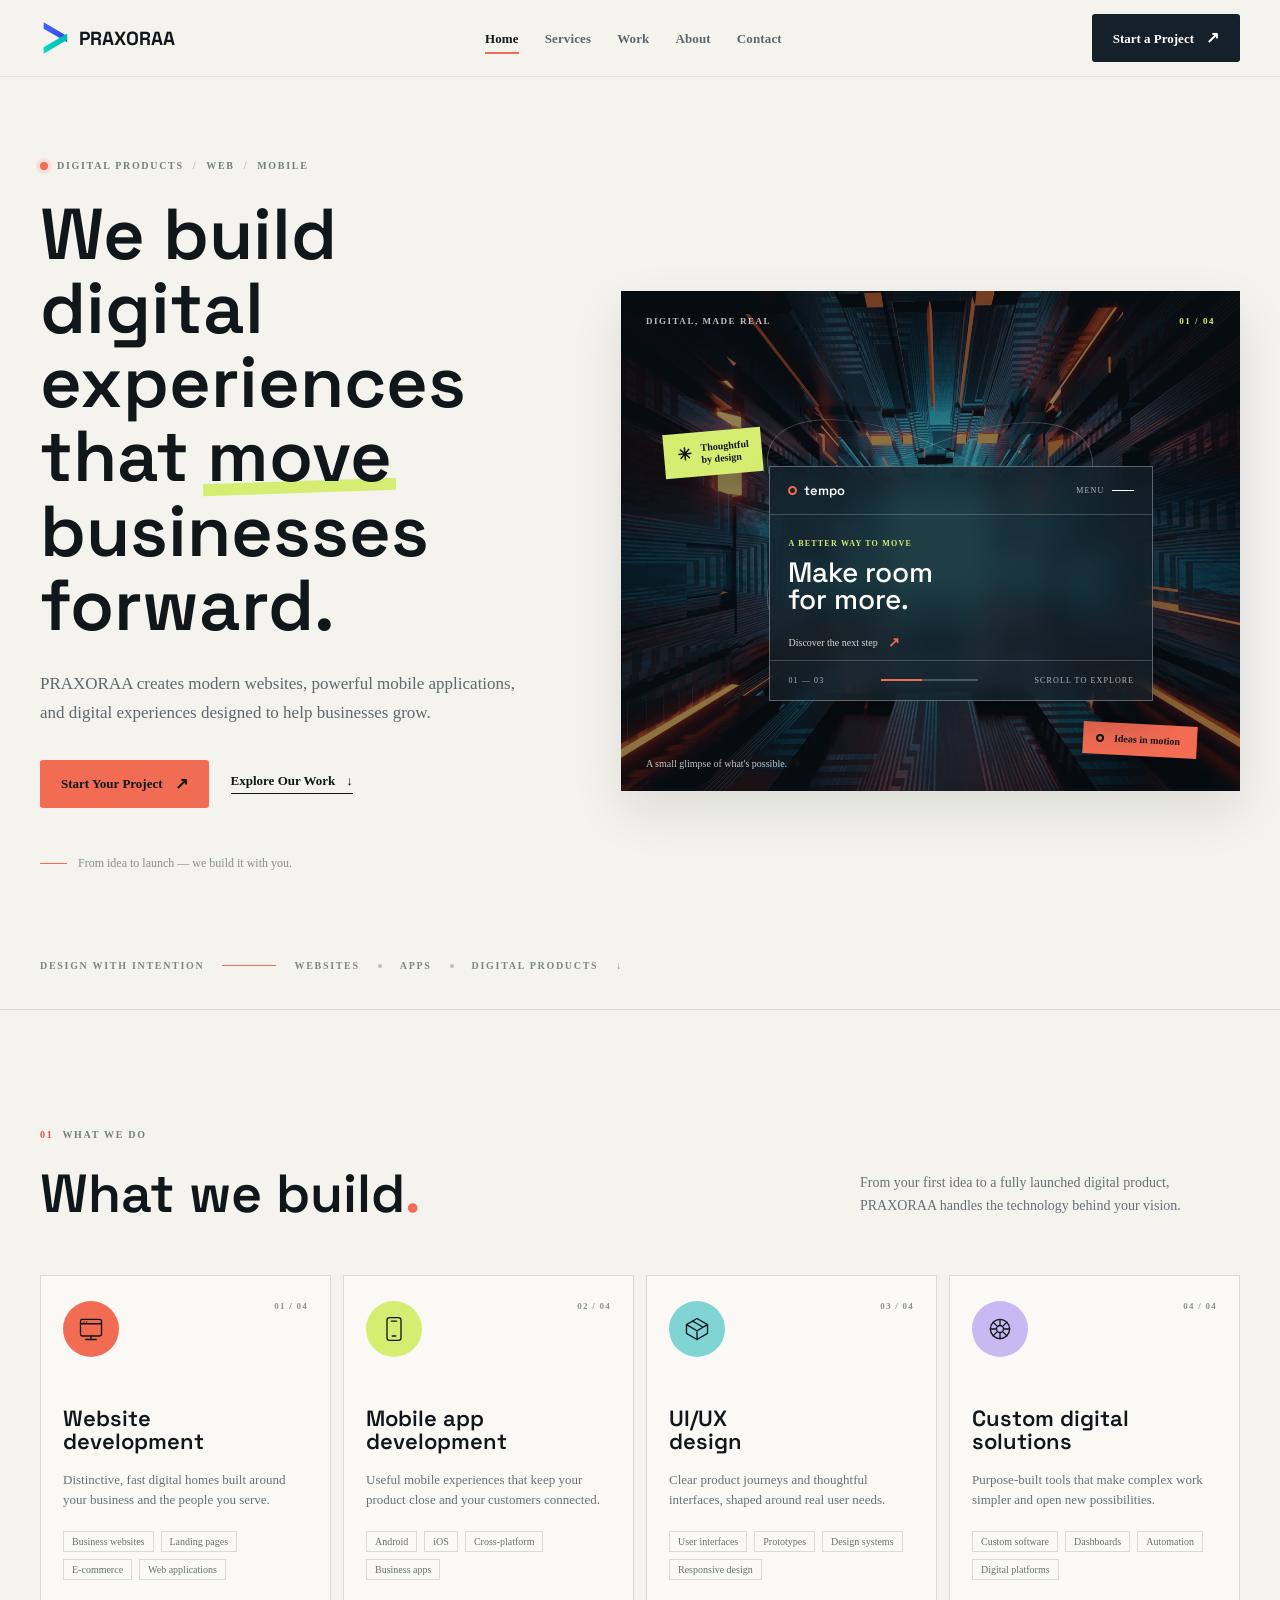
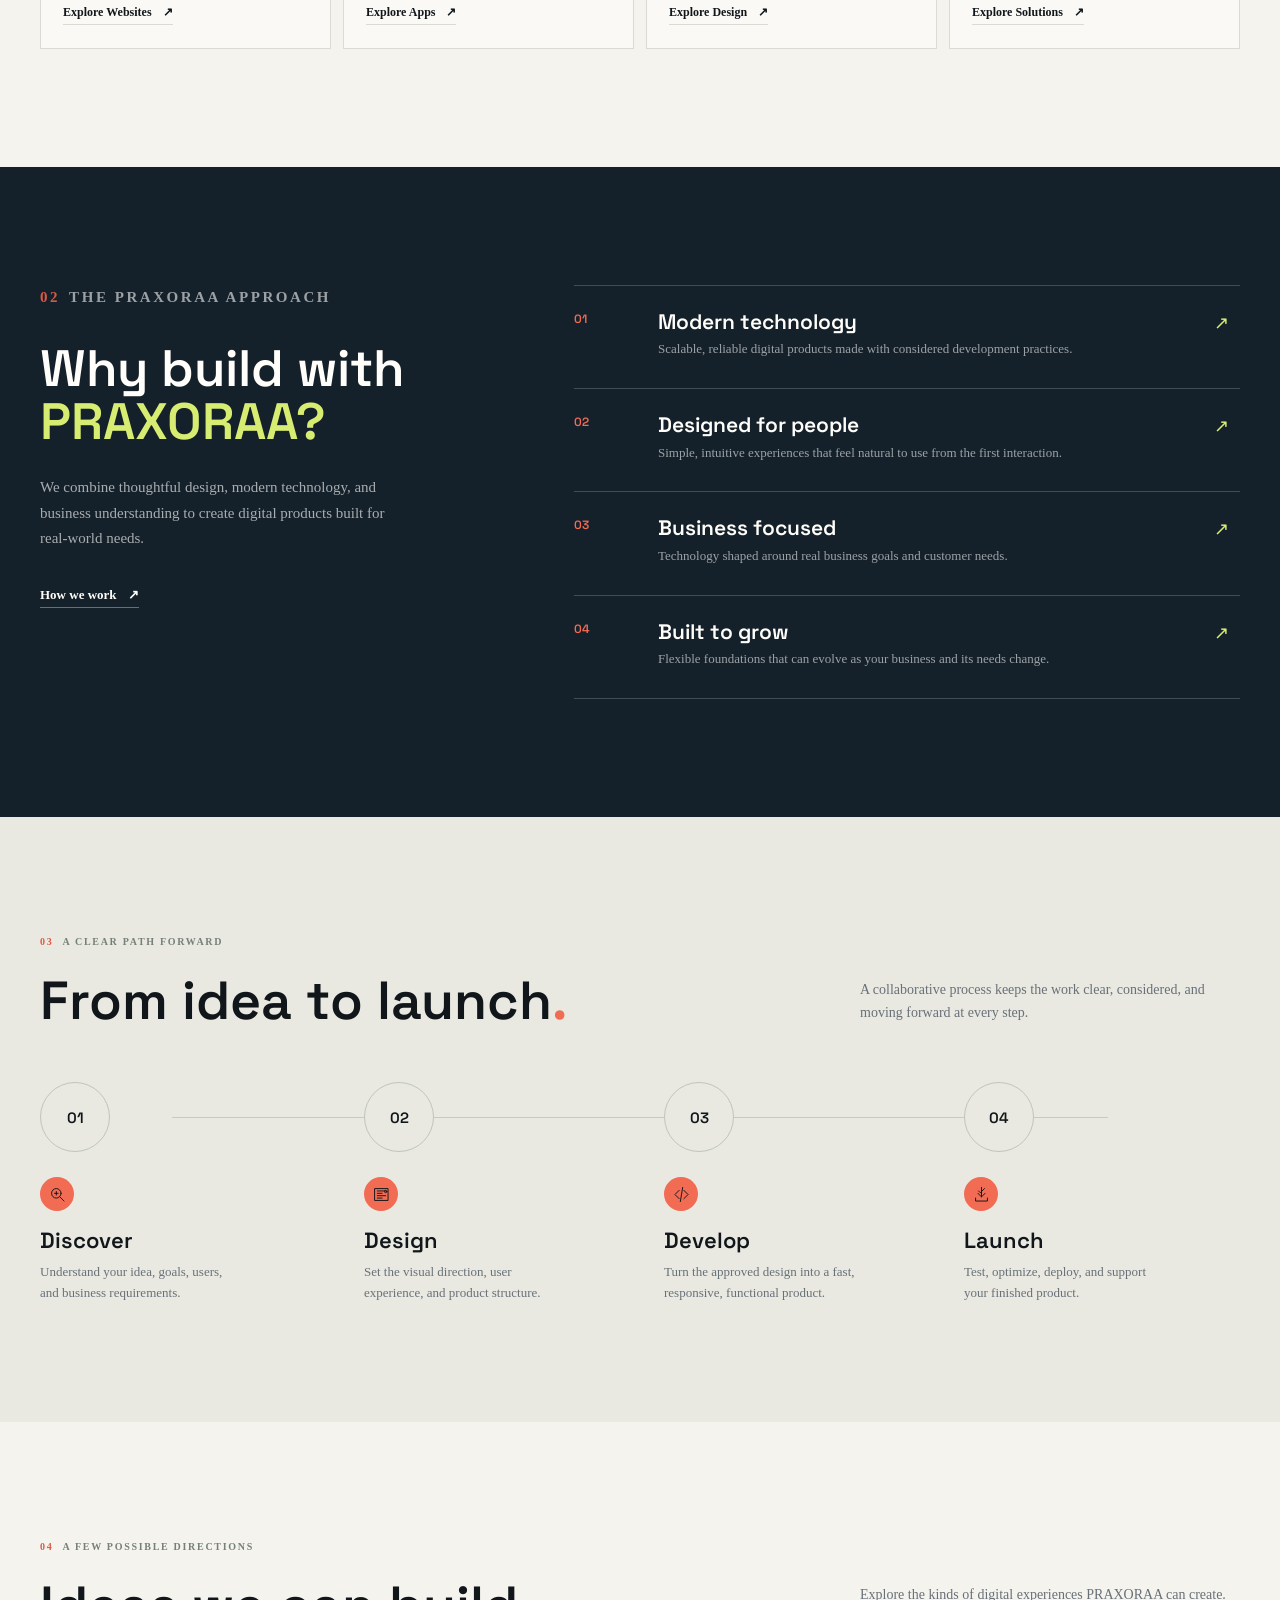
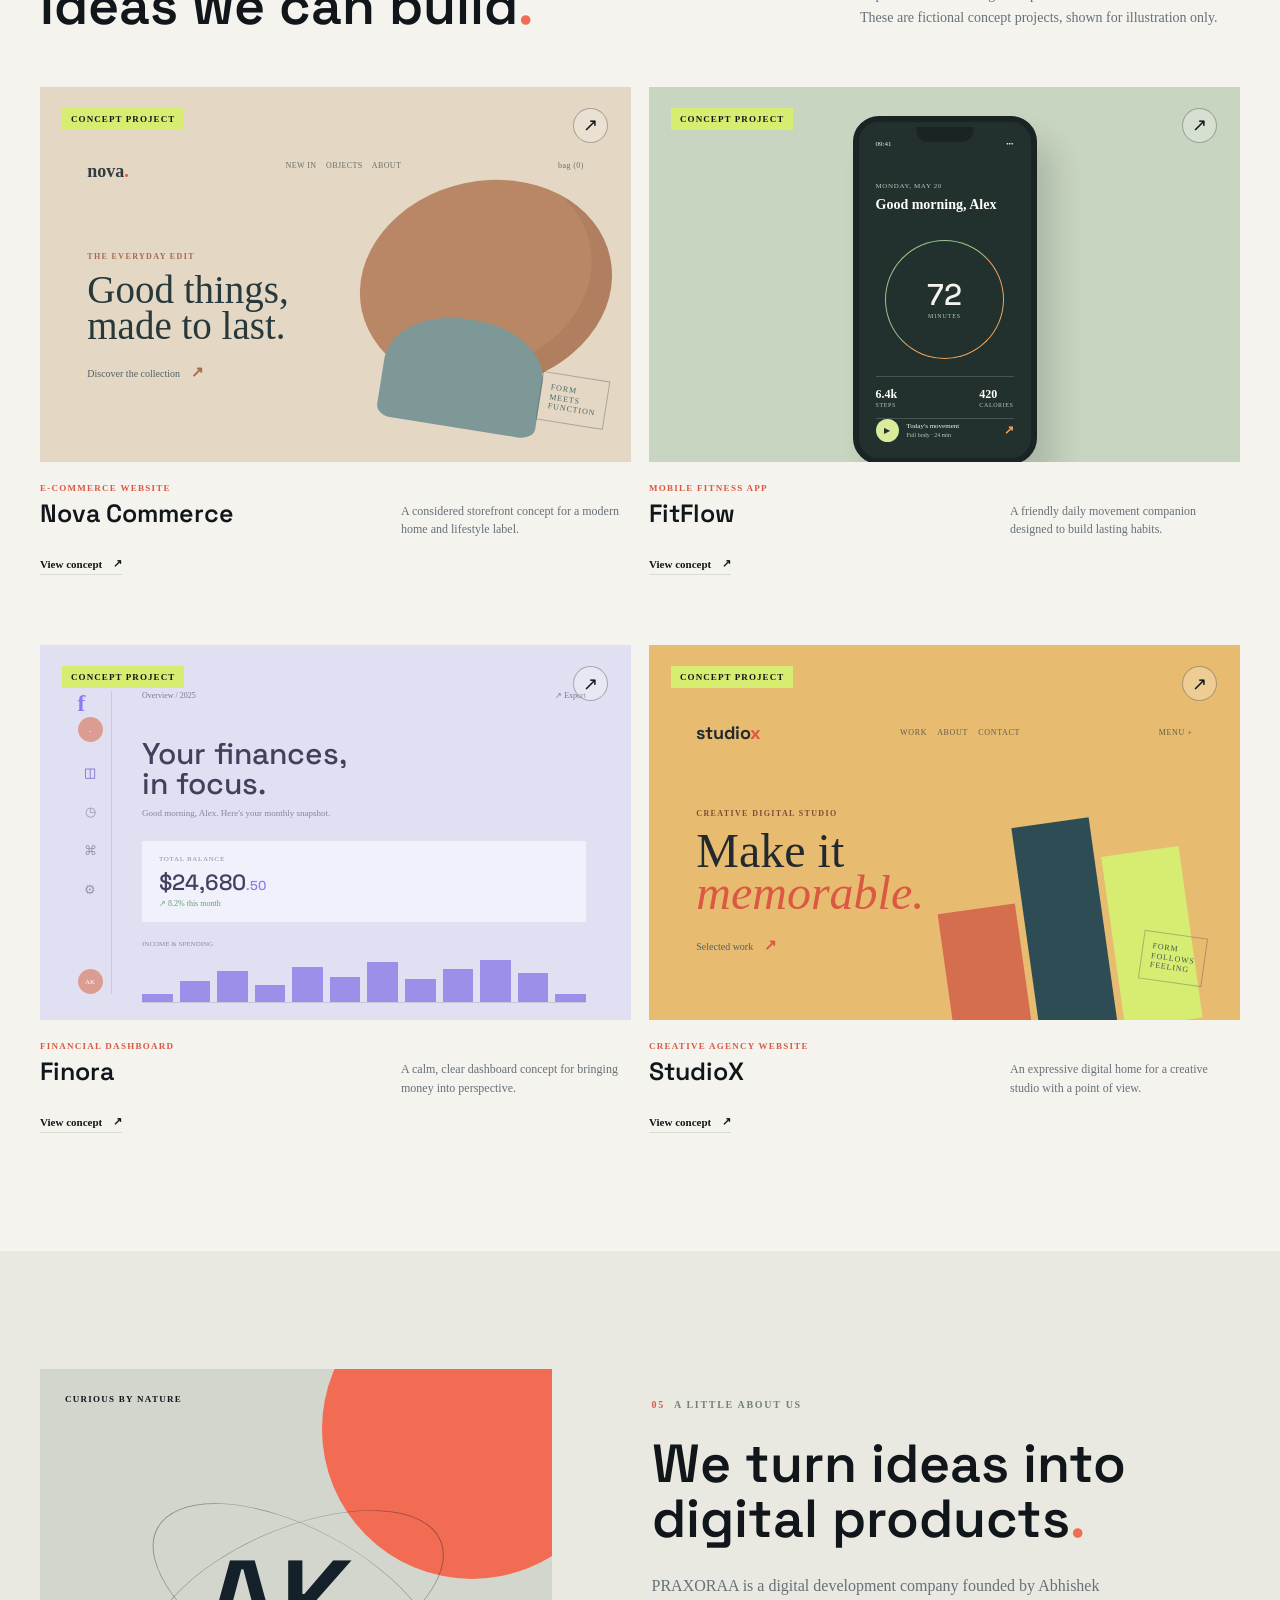
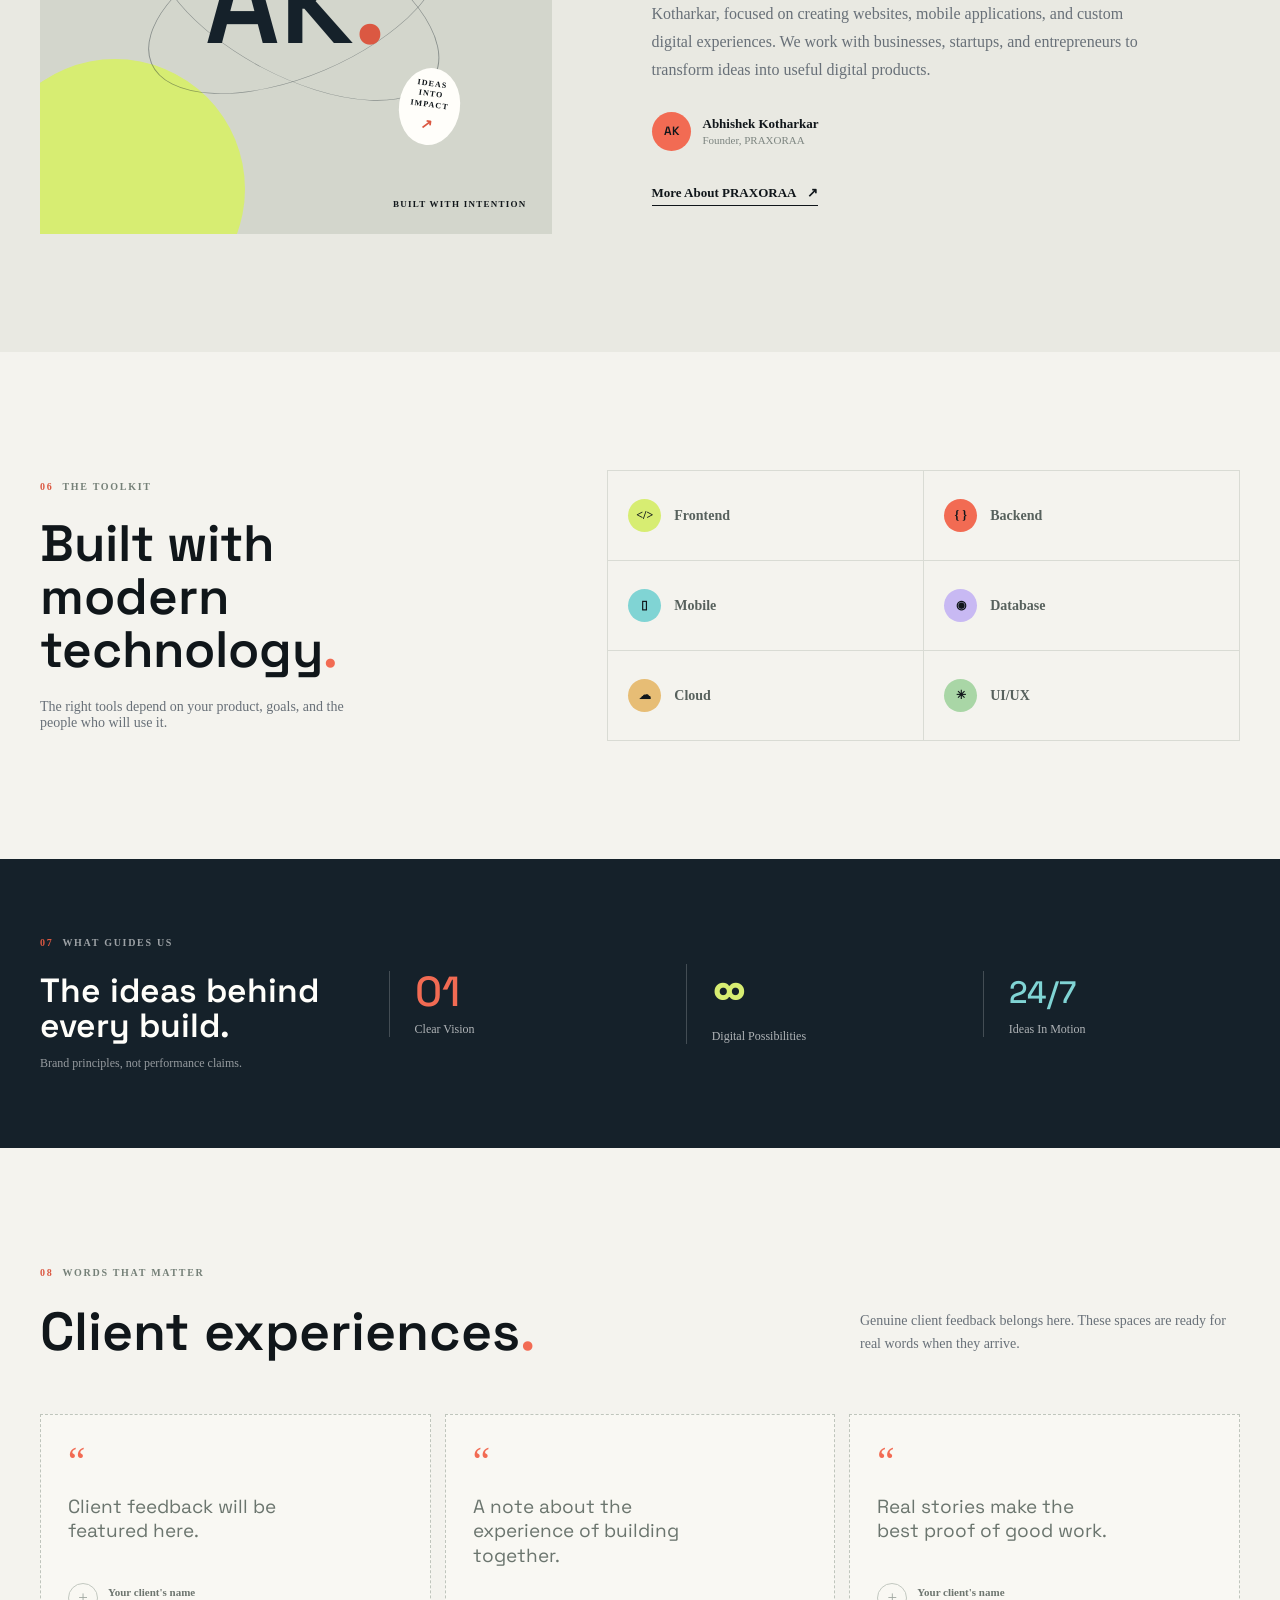
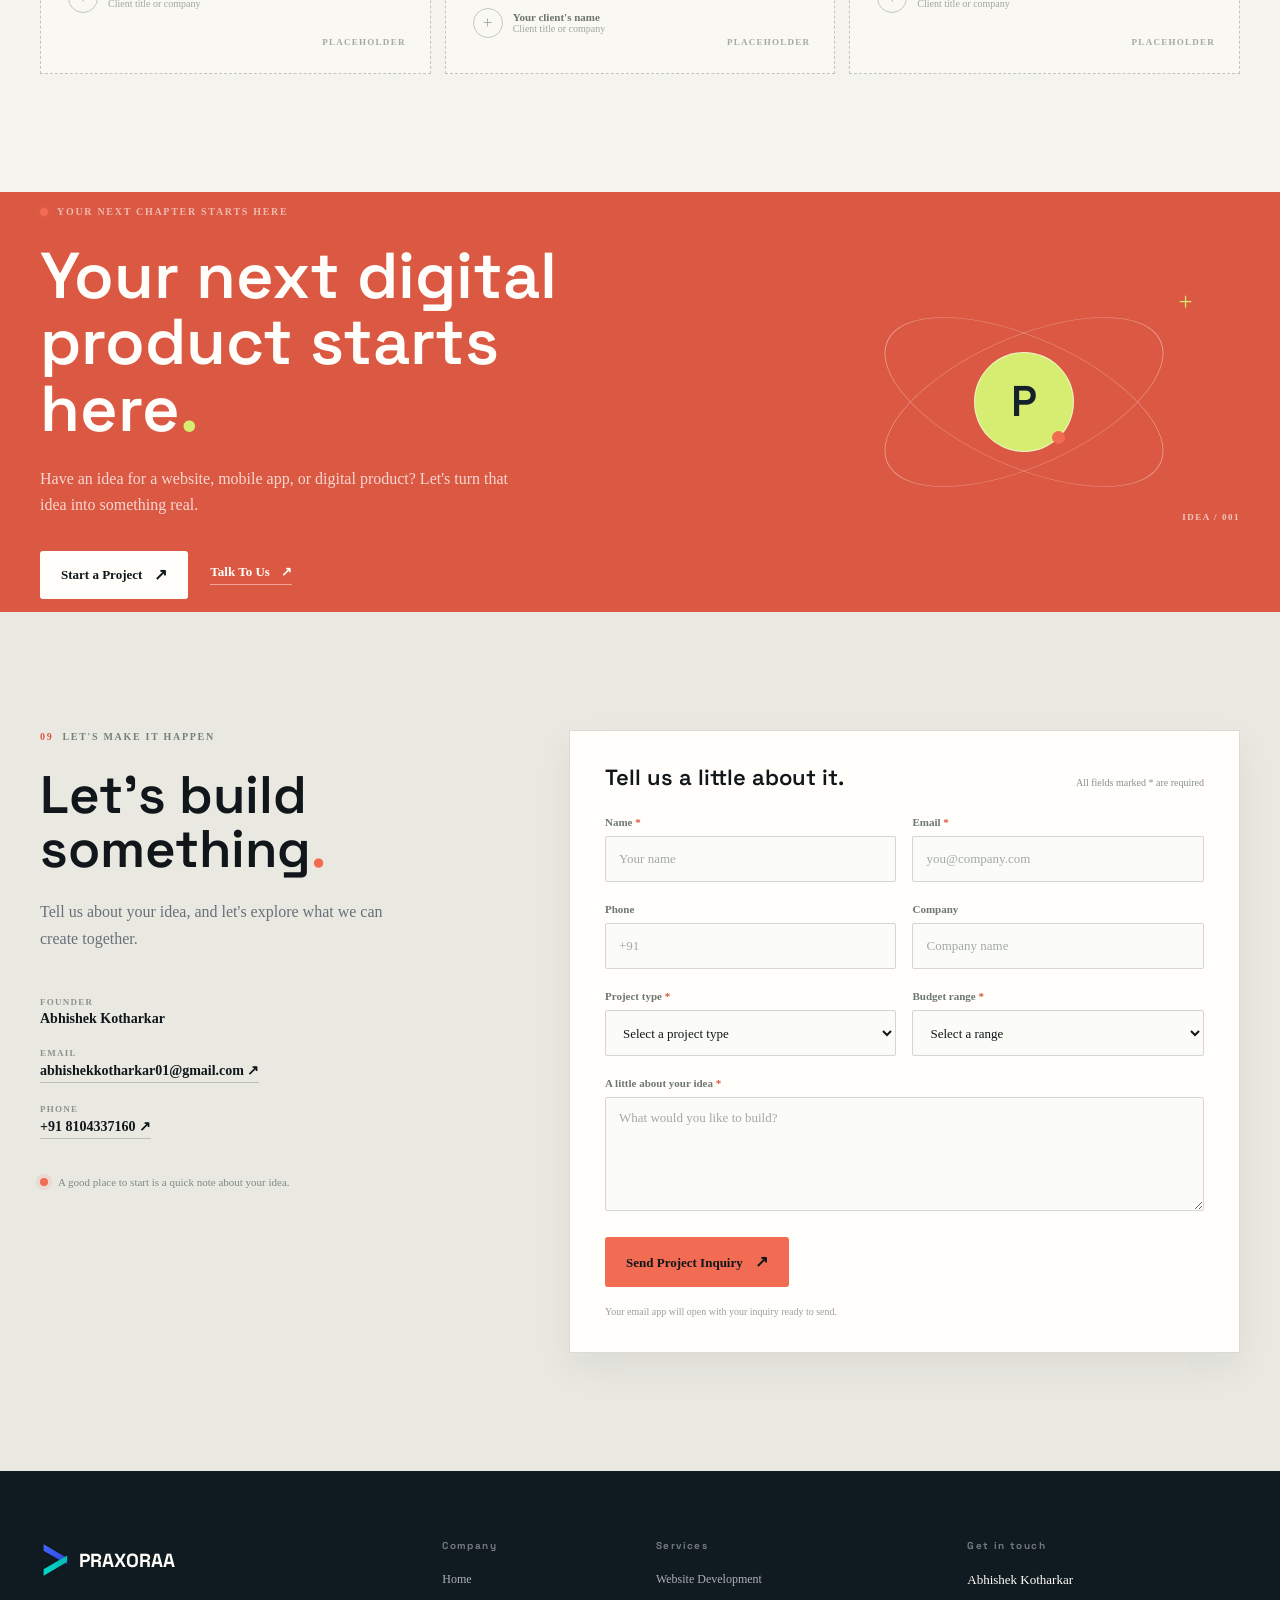
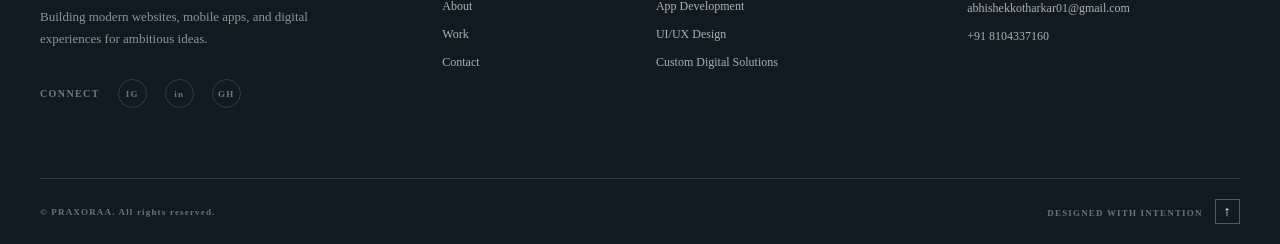
<file: index.html>
<!doctype html>
<html lang="en">
<head>
  <meta charset="utf-8">
  <meta name="viewport" content="width=device-width, initial-scale=1">
  <link rel="canonical" href="frontend/">
  <meta http-equiv="refresh" content="0; url=frontend/">
  <title>PRAXORAA</title>
  <script>window.location.replace("frontend/");</script>
</head>
<body>
  <p><a href="frontend/">Continue to PRAXORAA</a></p>
</body>
</html>
</file>
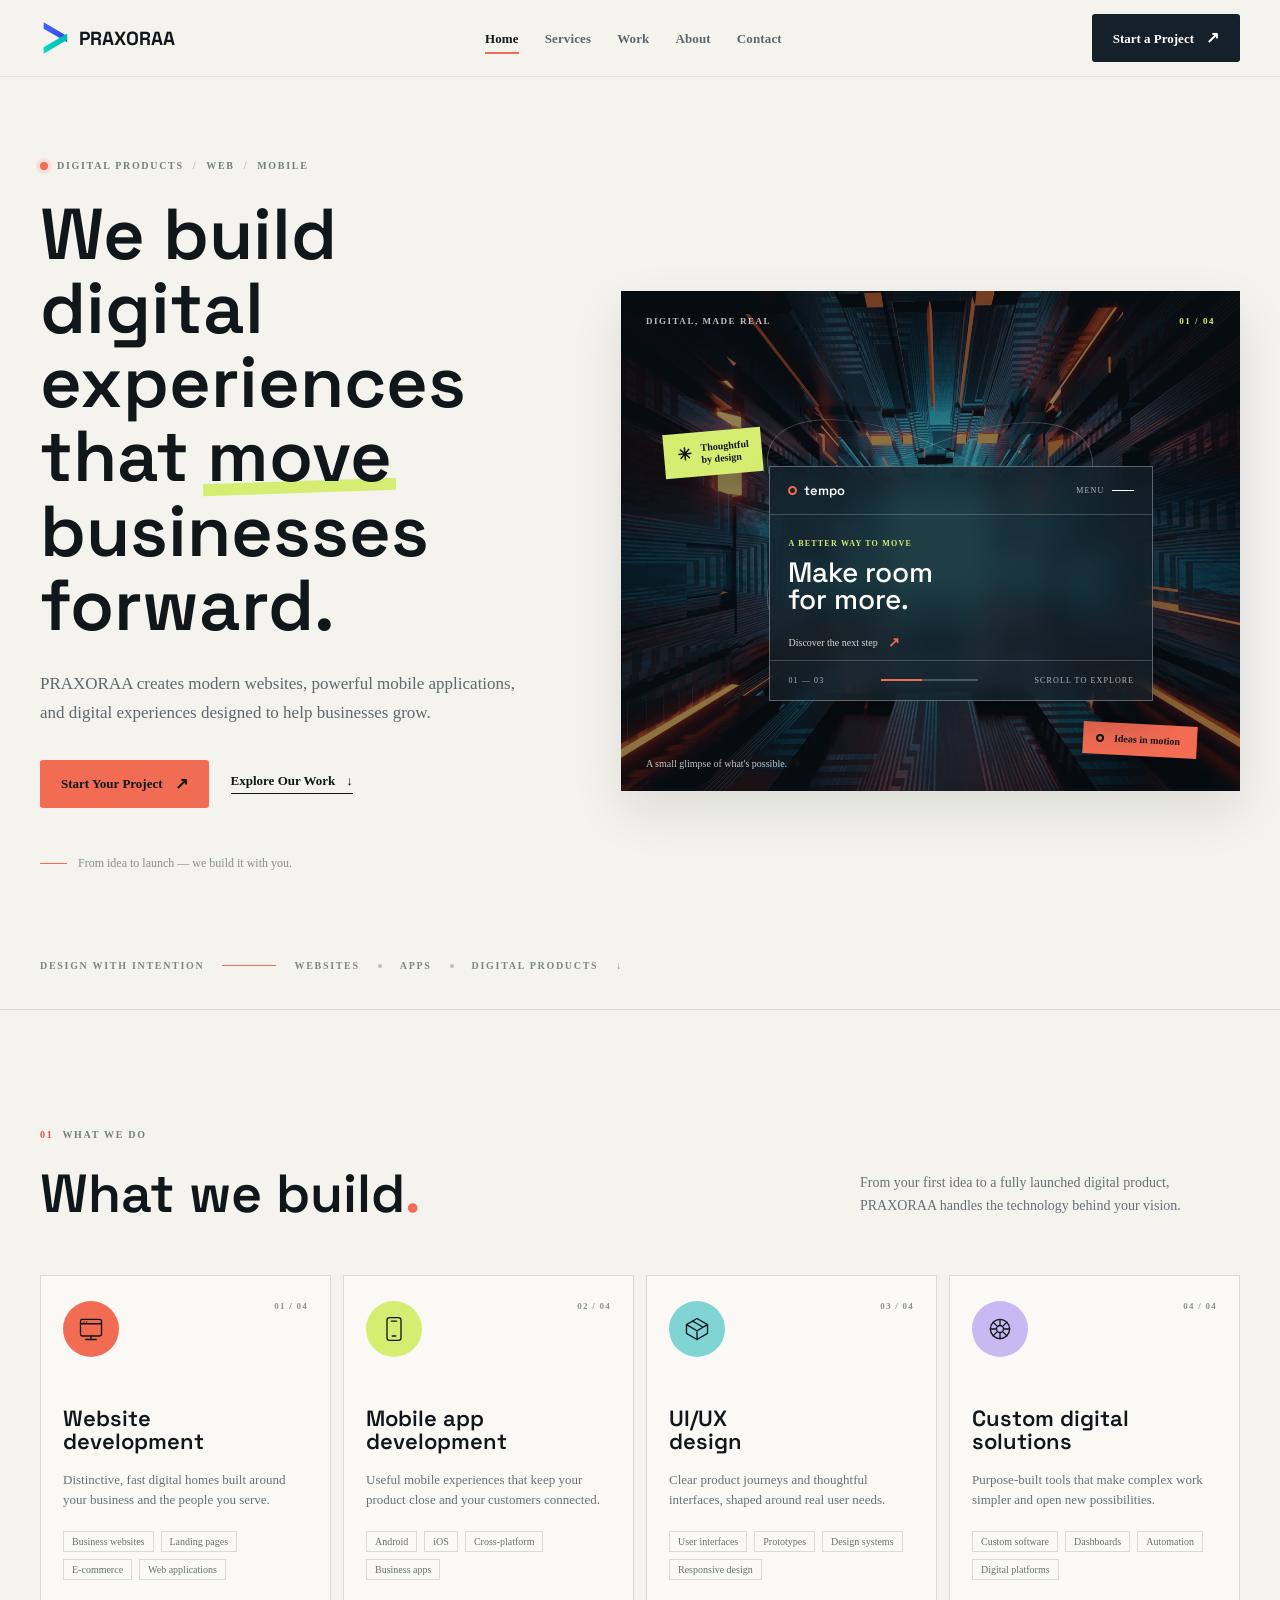
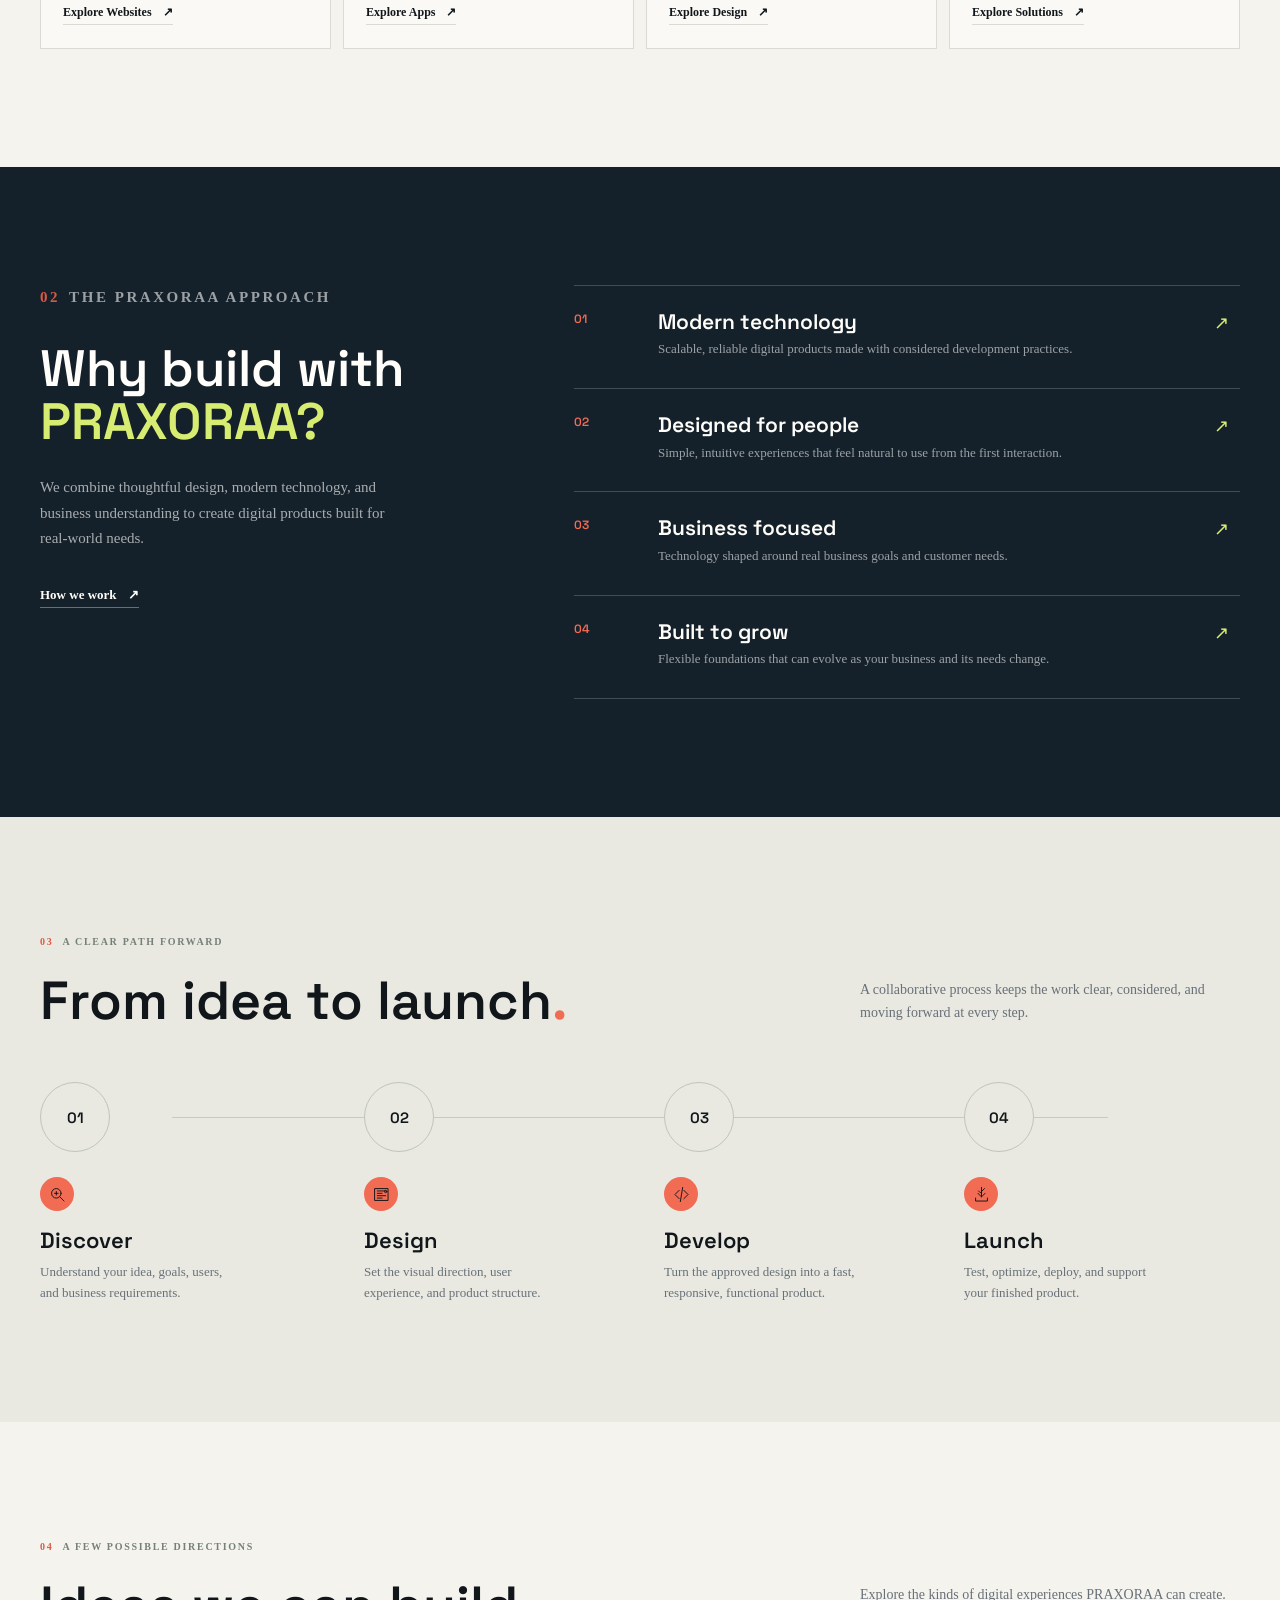
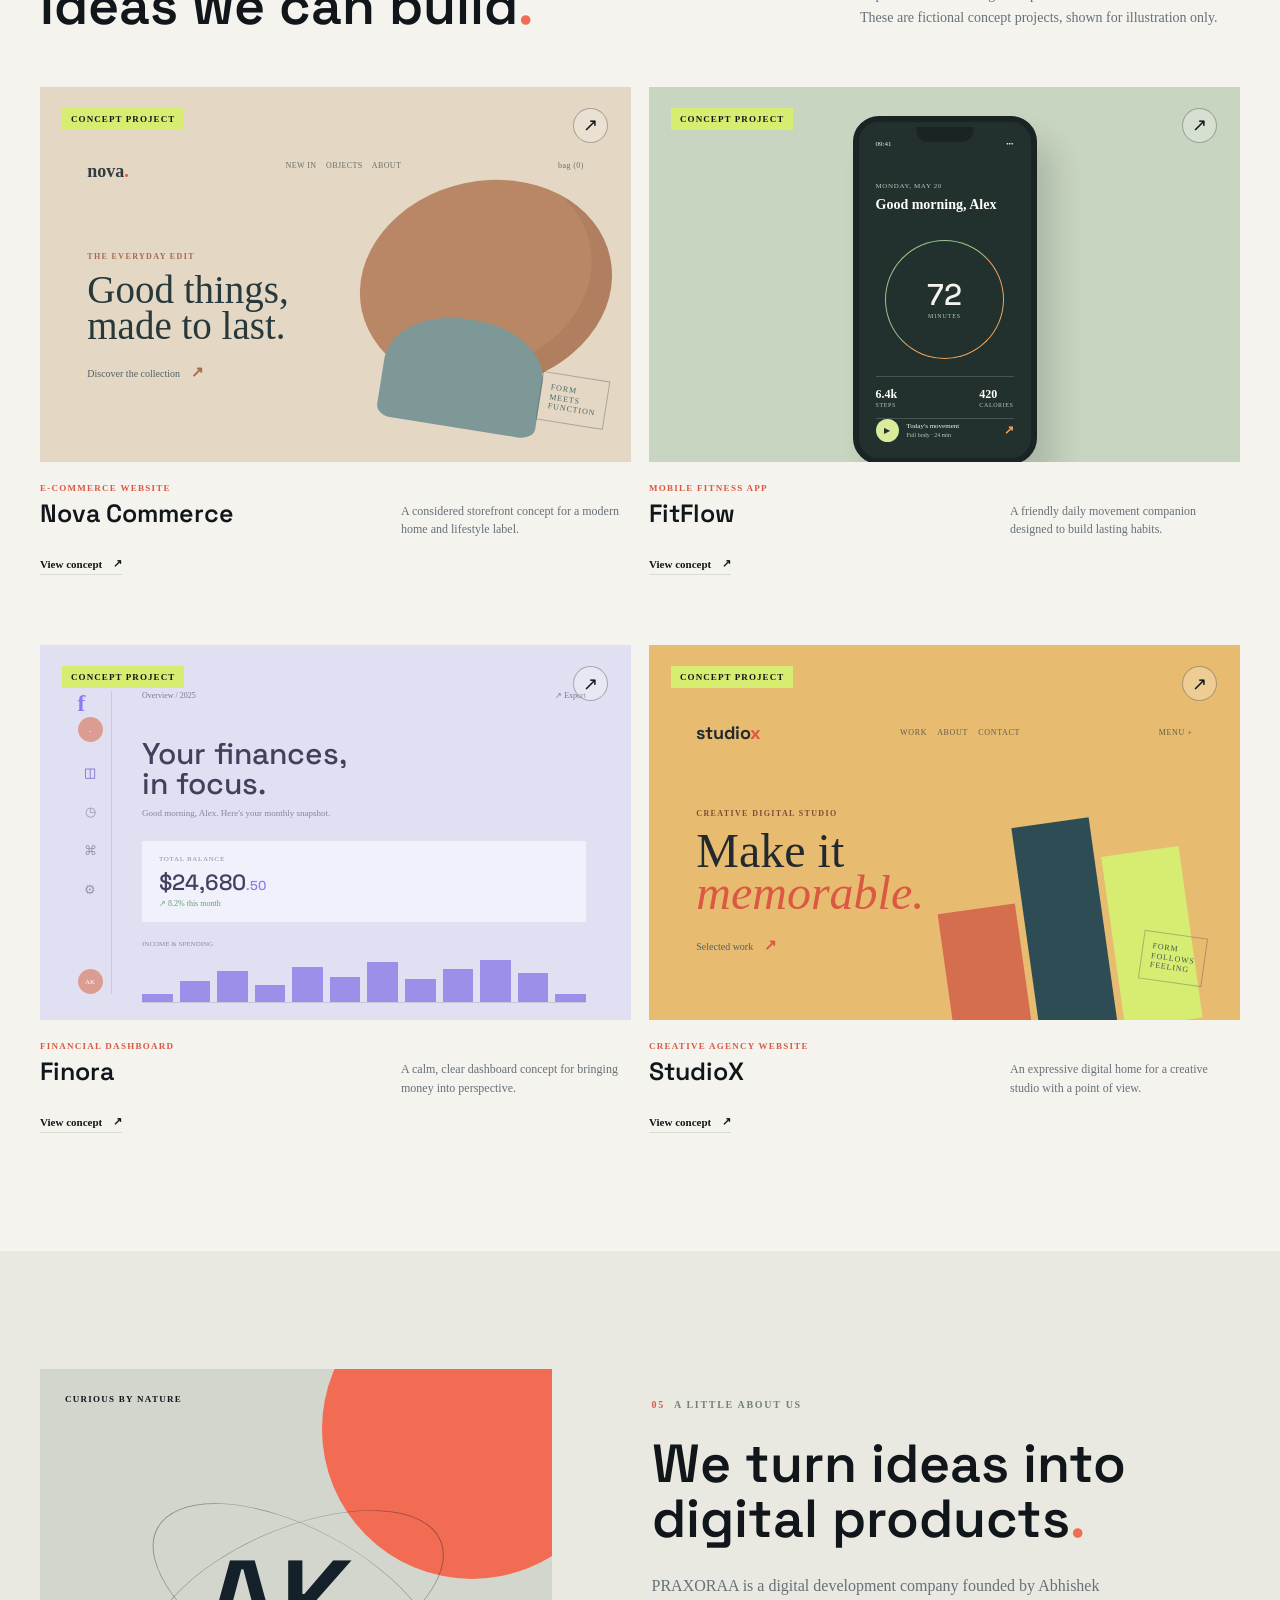
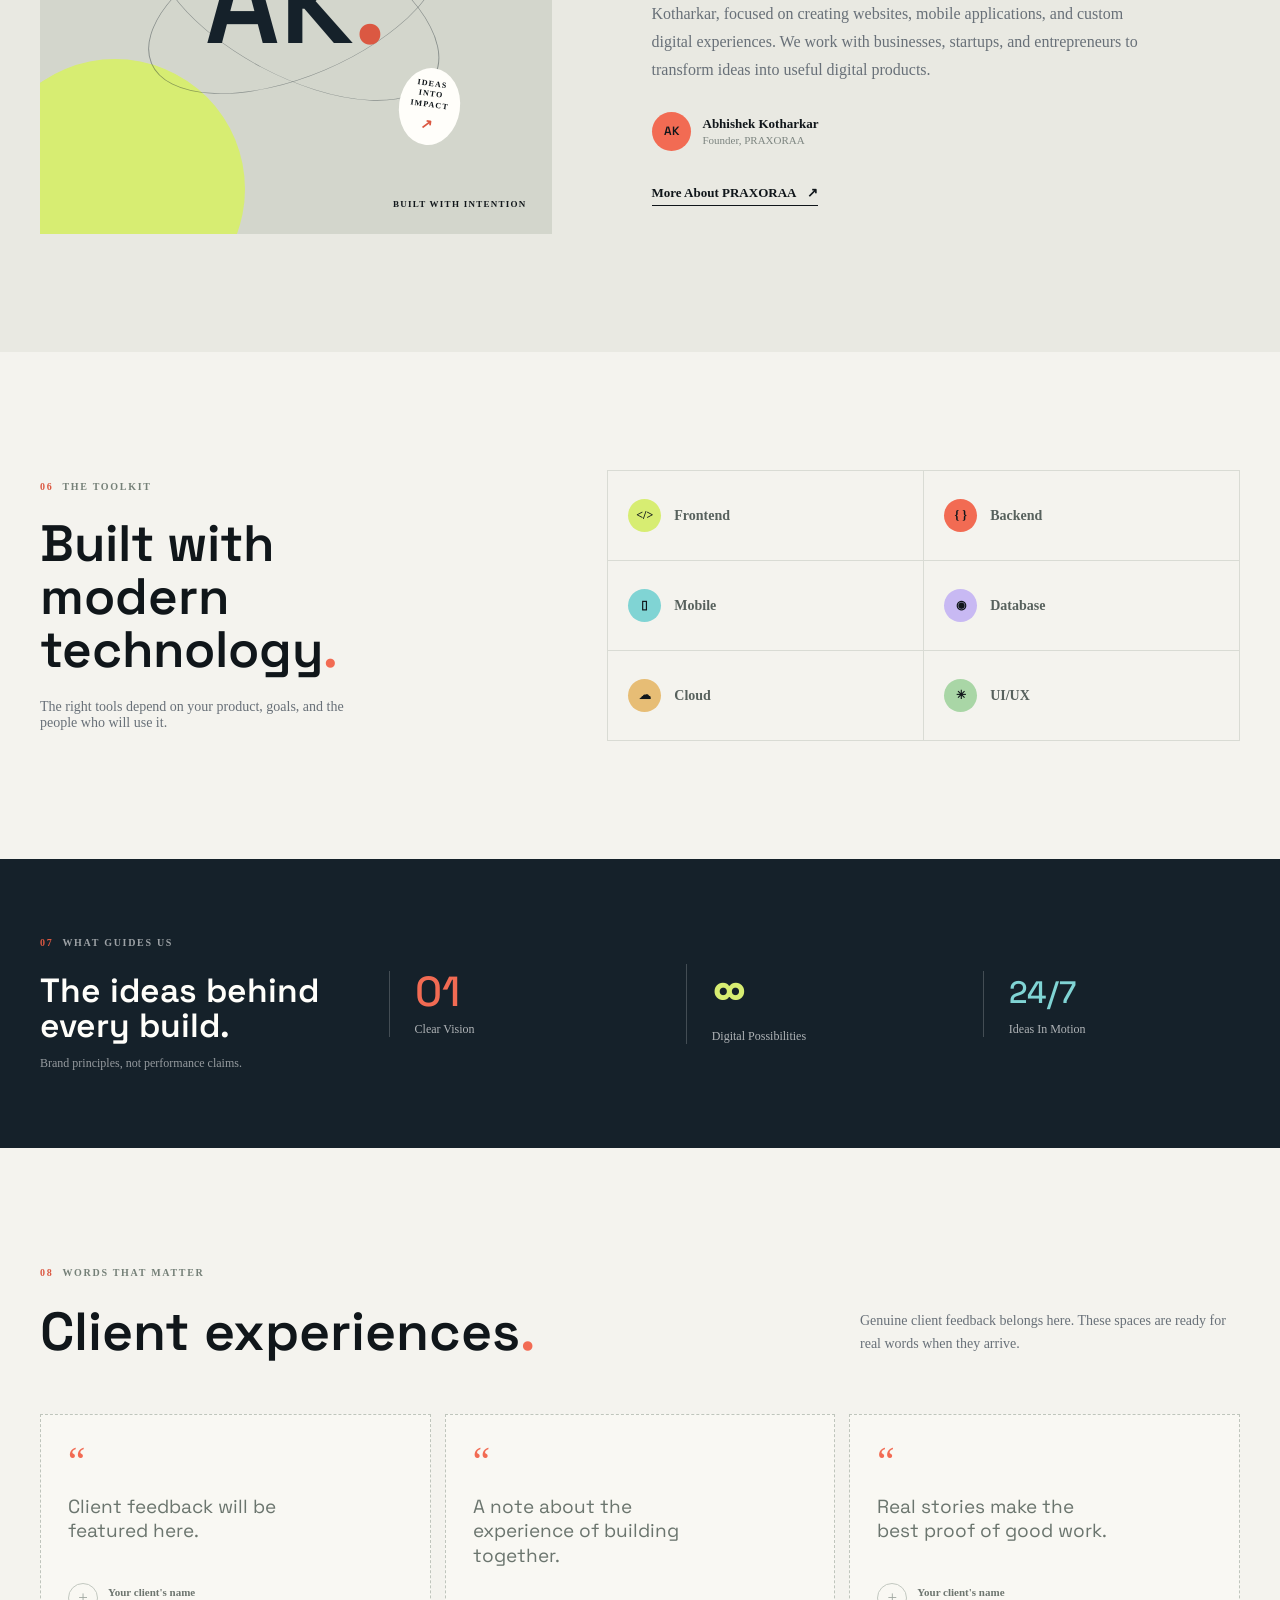
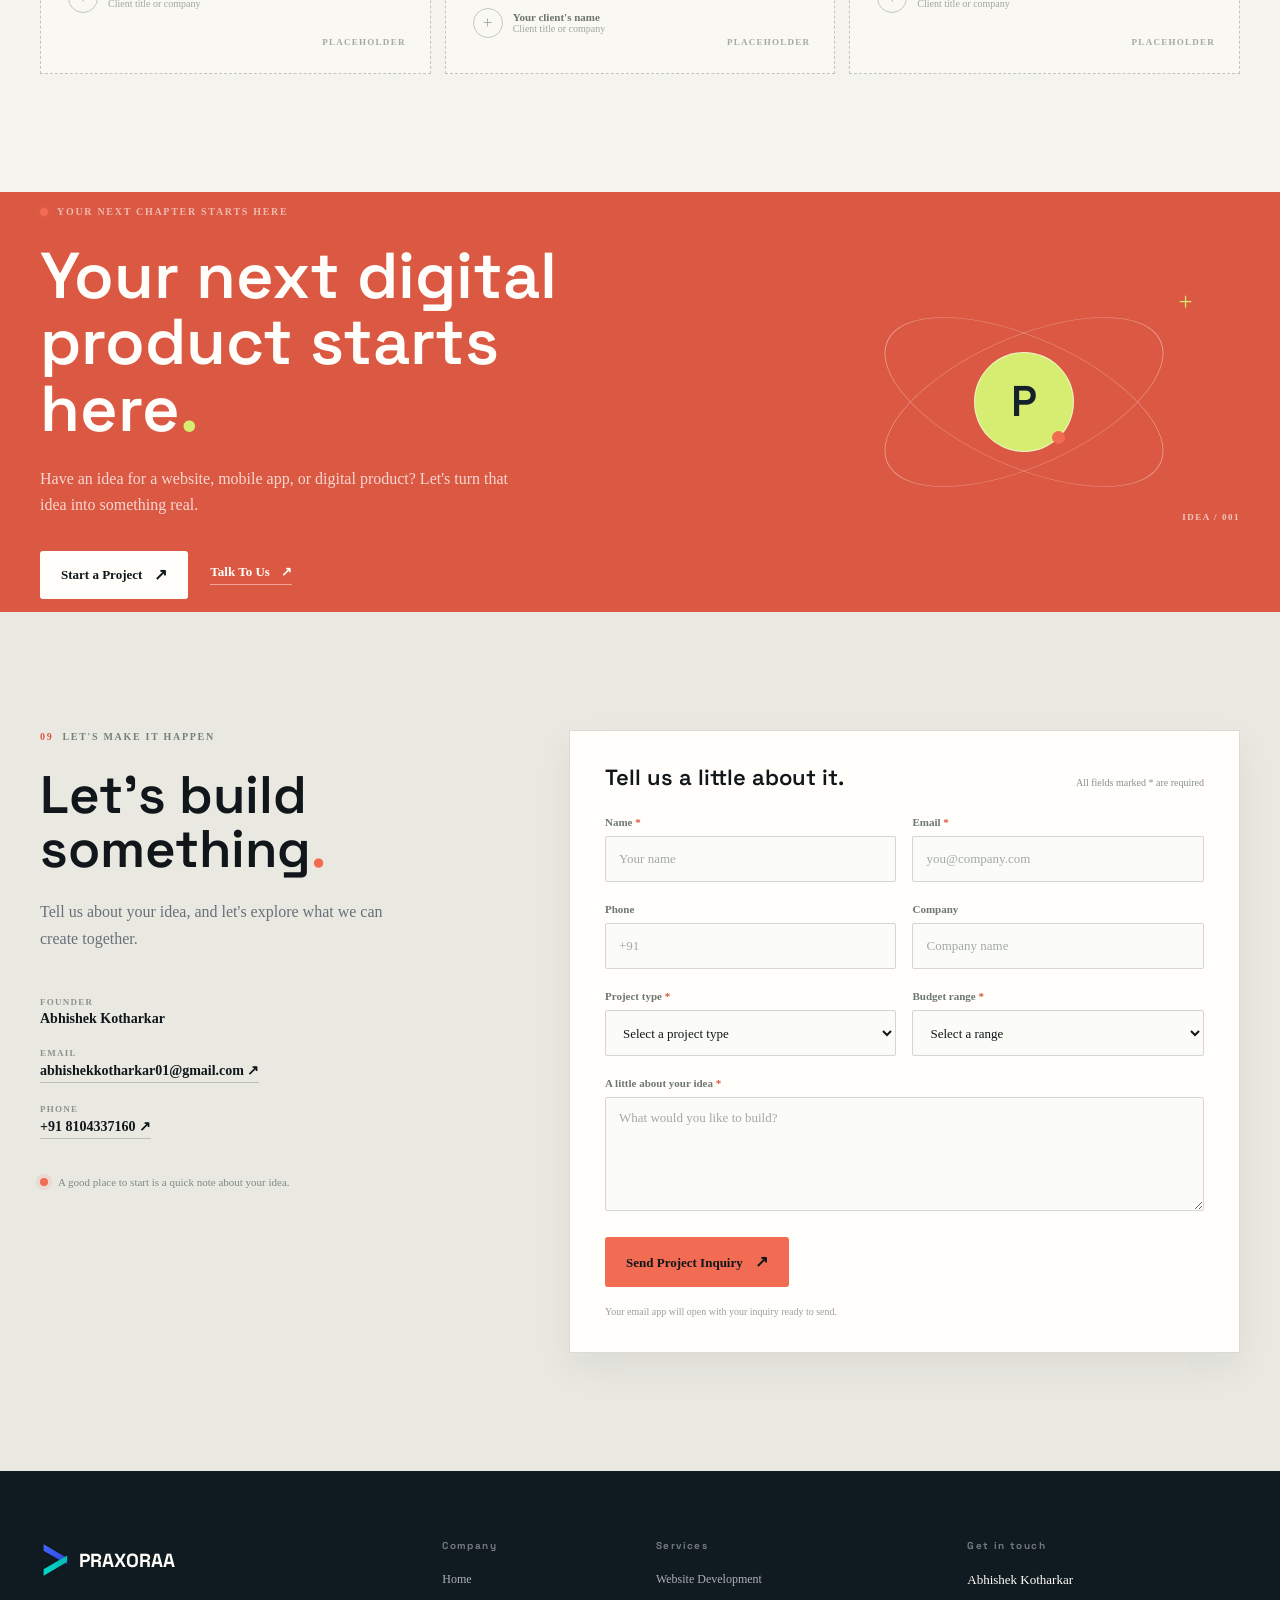
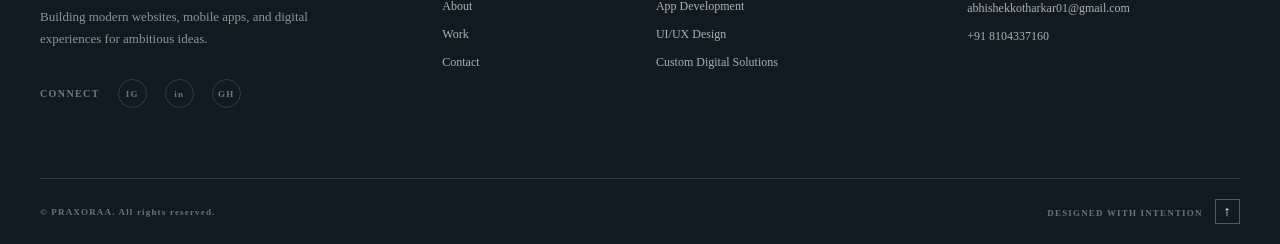
<file: frontend/index.html>
<!doctype html>
<html lang="en">
<head>
  <meta charset="utf-8">
  <meta name="viewport" content="width=device-width, initial-scale=1">
  <meta name="theme-color" content="#f5f5f0">
  <meta name="description" content="PRAXORAA builds modern websites, mobile apps, and digital experiences for businesses, startups, and ambitious ideas.">
  <meta property="og:type" content="website">
  <meta property="og:title" content="PRAXORAA — Web &amp; App Development">
  <meta property="og:description" content="Modern websites, mobile apps, and digital experiences for ambitious ideas.">
  <title>PRAXORAA — Web &amp; App Development</title>
  <link rel="preconnect" href="https://fonts.googleapis.com">
  <link rel="preconnect" href="https://fonts.gstatic.com" crossorigin>
  <link href="https://fonts.googleapis.com/css2?family=DM+Sans:wght@400;500;600;700&family=Space+Grotesk:wght@400;500;600;700&display=swap" rel="stylesheet">
  <link rel="icon" type="image/svg+xml" href="assets/favicon.svg">
  <link rel="stylesheet" href="styles.css">
  <script>document.documentElement.classList.add('js');</script>
</head>
<body>
  <a class="skip-link" href="#main">Skip to content</a>
  <header class="site-header" id="top">
    <nav class="navigation wrap" aria-label="Main navigation">
      <a class="wordmark" href="#home" aria-label="PRAXORAA home">
        <img class="brand-mark" src="assets/praxoraa-mark.svg" alt="" aria-hidden="true">
        <span>PRAXORAA</span>
      </a>
      <button class="menu-toggle" id="menuToggle" type="button" aria-expanded="false" aria-controls="primaryNav" aria-label="Open navigation menu">
        <span></span><span></span>
      </button>
      <ul class="nav-links" id="primaryNav">
        <li><a href="#home">Home</a></li>
        <li><a href="#services">Services</a></li>
        <li><a href="#work">Work</a></li>
        <li><a href="#about">About</a></li>
        <li><a href="#contact">Contact</a></li>
        <li class="mobile-cta"><a class="button button-dark" href="#contact">Start a Project <span aria-hidden="true">↗</span></a></li>
      </ul>
      <a class="button button-dark nav-cta" href="#contact">Start a Project <span aria-hidden="true">↗</span></a>
    </nav>
  </header>

  <main id="main">
    <section class="hero section-shell" id="home" aria-labelledby="hero-title">
      <div class="hero-grid wrap">
        <div class="hero-copy reveal">
          <p class="eyebrow"><span class="status-dot"></span> DIGITAL PRODUCTS <span class="eyebrow-separator">/</span> WEB <span class="eyebrow-separator">/</span> MOBILE</p>
          <h1 id="hero-title">We build digital experiences that <span class="highlight-word">move</span> businesses forward.</h1>
          <p class="hero-description">PRAXORAA creates modern websites, powerful mobile applications, and digital experiences designed to help businesses grow.</p>
          <div class="hero-actions">
            <a class="button button-accent" href="#contact">Start Your Project <span aria-hidden="true">↗</span></a>
            <a class="text-link" href="#work">Explore Our Work <span aria-hidden="true">↓</span></a>
          </div>
          <div class="hero-footnote"><span class="footnote-line"></span> From idea to launch — we build it with you.</div>
        </div>

        <div class="hero-art reveal reveal-late" aria-label="Abstract digital pathways with a web interface preview" role="img">
          <img class="hero-image" src="assets/praxoraa-abstract-hero.jpg" alt="Sculptural digital passage lit in warm orange and cool blue" fetchpriority="high">
          <div class="hero-art-shade"></div>
          <div class="art-index">DIGITAL, MADE REAL <span>01 / 04</span></div>
          <div class="orbit orbit-one"></div><div class="orbit orbit-two"></div>
          <div class="interface-window">
            <div class="window-top"><span class="window-brand"><span class="mini-brand-mark"></span> tempo</span><span class="window-menu">MENU <i></i></span></div>
            <div class="window-content"><span class="window-kicker">A BETTER WAY TO MOVE</span><strong>Make room<br>for more.</strong><span class="window-cta">Discover the next step <b>↗</b></span></div>
            <div class="window-bottom"><span>01 — 03</span><span class="window-progress"><i></i></span><span>SCROLL TO EXPLORE</span></div>
          </div>
          <div class="floating-note note-top"><span class="note-spark">✳</span><span>Thoughtful<br>by design</span></div>
          <div class="floating-note note-bottom"><span class="note-pulse"></span><span>Ideas in motion</span></div>
          <div class="art-caption">A small glimpse of what's possible.</div>
        </div>
      </div>
      <div class="hero-bottom wrap" aria-label="What we make">
        <span>DESIGN WITH INTENTION</span>
        <span class="hero-bottom-rule"></span>
        <span>WEBSITES</span><span class="hero-bottom-dot"></span><span>APPS</span><span class="hero-bottom-dot"></span><span>DIGITAL PRODUCTS</span>
        <a href="#services" aria-label="Scroll to services">↓</a>
      </div>
    </section>

    <section class="services section-pad" id="services" aria-labelledby="services-title">
      <div class="wrap">
        <div class="section-heading reveal">
          <p class="eyebrow"><span class="section-number">01</span> WHAT WE DO</p>
          <div class="heading-row"><h2 id="services-title">What we build<span class="heading-period">.</span></h2><p>From your first idea to a fully launched digital product, PRAXORAA handles the technology behind your vision.</p></div>
        </div>
        <div class="services-grid">
          <article class="service-card reveal">
            <div class="service-top"><span class="service-icon icon-coral" aria-hidden="true"><svg viewBox="0 0 32 32"><rect x="4" y="5" width="24" height="19" rx="2"/><path d="M4 10h24M10 28h12m-6-4v4M8 8h.01m3 0h.01"/></svg></span><span class="card-index">01 / 04</span></div>
            <h3>Website<br>development</h3><p>Distinctive, fast digital homes built around your business and the people you serve.</p>
            <ul class="service-tags"><li>Business websites</li><li>Landing pages</li><li>E-commerce</li><li>Web applications</li></ul>
            <a class="card-link" href="#contact">Explore Websites <span aria-hidden="true">↗</span></a>
          </article>
          <article class="service-card reveal reveal-delay-1">
            <div class="service-top"><span class="service-icon icon-lime" aria-hidden="true"><svg viewBox="0 0 32 32"><rect x="8" y="3" width="16" height="26" rx="3"/><path d="M13 7h6m-5 17h4"/></svg></span><span class="card-index">02 / 04</span></div>
            <h3>Mobile app<br>development</h3><p>Useful mobile experiences that keep your product close and your customers connected.</p>
            <ul class="service-tags"><li>Android</li><li>iOS</li><li>Cross-platform</li><li>Business apps</li></ul>
            <a class="card-link" href="#contact">Explore Apps <span aria-hidden="true">↗</span></a>
          </article>
          <article class="service-card reveal reveal-delay-2">
            <div class="service-top"><span class="service-icon icon-blue" aria-hidden="true"><svg viewBox="0 0 32 32"><path d="M16 4 28 11v10l-12 7L4 21V11z"/><path d="m4 11 12 7 12-7M16 18v10M11 7l12 7"/></svg></span><span class="card-index">03 / 04</span></div>
            <h3>UI/UX<br>design</h3><p>Clear product journeys and thoughtful interfaces, shaped around real user needs.</p>
            <ul class="service-tags"><li>User interfaces</li><li>Prototypes</li><li>Design systems</li><li>Responsive design</li></ul>
            <a class="card-link" href="#contact">Explore Design <span aria-hidden="true">↗</span></a>
          </article>
          <article class="service-card reveal reveal-delay-3">
            <div class="service-top"><span class="service-icon icon-lilac" aria-hidden="true"><svg viewBox="0 0 32 32"><circle cx="16" cy="16" r="11"/><path d="M16 5v6m0 10v6M5 16h6m10 0h6M8.2 8.2l4.2 4.2m7.2 7.2 4.2 4.2m0-15.6-4.2 4.2m-7.2 7.2-4.2 4.2"/><circle cx="16" cy="16" r="4"/></svg></span><span class="card-index">04 / 04</span></div>
            <h3>Custom digital<br>solutions</h3><p>Purpose-built tools that make complex work simpler and open new possibilities.</p>
            <ul class="service-tags"><li>Custom software</li><li>Dashboards</li><li>Automation</li><li>Digital platforms</li></ul>
            <a class="card-link" href="#contact">Explore Solutions <span aria-hidden="true">↗</span></a>
          </article>
        </div>
      </div>
    </section>

    <section class="beliefs section-pad" id="why-us" aria-labelledby="beliefs-title">
      <div class="wrap beliefs-layout">
        <div class="beliefs-intro reveal"><p class="eyebrow"><span class="section-number">02</span> THE PRAXORAA APPROACH</p><h2 id="beliefs-title">Why build with <span>PRAXORAA?</span></h2><p>We combine thoughtful design, modern technology, and business understanding to create digital products built for real-world needs.</p><a class="text-link" href="#process">How we work <span aria-hidden="true">↗</span></a></div>
        <div class="belief-list">
          <article class="belief-item reveal"><span class="belief-symbol">01</span><div><h3>Modern technology</h3><p>Scalable, reliable digital products made with considered development practices.</p></div><span class="belief-arrow" aria-hidden="true">↗</span></article>
          <article class="belief-item reveal reveal-delay-1"><span class="belief-symbol">02</span><div><h3>Designed for people</h3><p>Simple, intuitive experiences that feel natural to use from the first interaction.</p></div><span class="belief-arrow" aria-hidden="true">↗</span></article>
          <article class="belief-item reveal reveal-delay-2"><span class="belief-symbol">03</span><div><h3>Business focused</h3><p>Technology shaped around real business goals and customer needs.</p></div><span class="belief-arrow" aria-hidden="true">↗</span></article>
          <article class="belief-item reveal reveal-delay-3"><span class="belief-symbol">04</span><div><h3>Built to grow</h3><p>Flexible foundations that can evolve as your business and its needs change.</p></div><span class="belief-arrow" aria-hidden="true">↗</span></article>
        </div>
      </div>
    </section>

    <section class="process section-pad" id="process" aria-labelledby="process-title">
      <div class="wrap">
        <div class="section-heading reveal"><p class="eyebrow"><span class="section-number">03</span> A CLEAR PATH FORWARD</p><div class="heading-row"><h2 id="process-title">From idea to launch<span class="heading-period">.</span></h2><p>A collaborative process keeps the work clear, considered, and moving forward at every step.</p></div></div>
        <ol class="process-grid">
          <li class="process-step reveal"><span class="process-count">01</span><span class="process-icon" aria-hidden="true"><svg viewBox="0 0 32 32"><circle cx="14" cy="14" r="8"/><path d="m20 20 7 7M11 14h6m-3-3v6"/></svg></span><h3>Discover</h3><p>Understand your idea, goals, users, and business requirements.</p></li>
          <li class="process-step reveal reveal-delay-1"><span class="process-count">02</span><span class="process-icon" aria-hidden="true"><svg viewBox="0 0 32 32"><path d="M5 6h22v20H5zM9 10h14M9 14h8m-8 4h14m-14 4h8"/><circle cx="23" cy="11" r="2"/></svg></span><h3>Design</h3><p>Set the visual direction, user experience, and product structure.</p></li>
          <li class="process-step reveal reveal-delay-2"><span class="process-count">03</span><span class="process-icon" aria-hidden="true"><svg viewBox="0 0 32 32"><path d="m12 9-7 7 7 7m8-14 7 7-7 7m-2-19-4 24"/></svg></span><h3>Develop</h3><p>Turn the approved design into a fast, responsive, functional product.</p></li>
          <li class="process-step reveal reveal-delay-3"><span class="process-count">04</span><span class="process-icon" aria-hidden="true"><svg viewBox="0 0 32 32"><path d="M16 4v16m-6-6 6 6 6-6M6 22v5h20v-5"/><path d="m11 10 3 3 7-7"/></svg></span><h3>Launch</h3><p>Test, optimize, deploy, and support your finished product.</p></li>
        </ol>
      </div>
    </section>

    <section class="work section-pad" id="work" aria-labelledby="work-title">
      <div class="wrap">
        <div class="section-heading reveal"><p class="eyebrow"><span class="section-number">04</span> A FEW POSSIBLE DIRECTIONS</p><div class="heading-row"><h2 id="work-title">Ideas we can build<span class="heading-period">.</span></h2><p>Explore the kinds of digital experiences PRAXORAA can create. These are fictional concept projects, shown for illustration only.</p></div></div>
        <div class="work-grid">
          <article class="work-card reveal">
            <a class="project-preview preview-nova" href="#contact" aria-label="Discuss a commerce website like the Nova Commerce concept">
              <div class="nova-ui"><div class="nova-nav"><b>nova<span>.</span></b><span>NEW IN &nbsp;&nbsp; OBJECTS &nbsp;&nbsp; ABOUT</span><i>bag (0)</i></div><div class="nova-copy"><small>THE EVERYDAY EDIT</small><strong>Good things,<br>made to last.</strong><span>Discover the collection <b>↗</b></span></div><div class="nova-object object-one"></div><div class="nova-object object-two"></div><div class="nova-stamp">FORM<br>MEETS<br>FUNCTION</div></div>
              <span class="concept-label">CONCEPT PROJECT</span><span class="preview-arrow" aria-hidden="true">↗</span>
            </a>
            <div class="work-info"><div><p class="work-category">E-COMMERCE WEBSITE</p><h3>Nova Commerce</h3></div><p>A considered storefront concept for a modern home and lifestyle label.</p></div>
            <a class="work-text-link" href="#contact">View concept <span aria-hidden="true">↗</span></a>
          </article>
          <article class="work-card reveal reveal-delay-1">
            <a class="project-preview preview-fitflow" href="#contact" aria-label="Discuss a fitness app like the FitFlow concept">
              <div class="phone-frame"><div class="phone-island"></div><div class="fit-top"><span>09:41</span><span>•••</span></div><div class="fit-greeting">MONDAY, MAY 20 <b>Good morning, Alex</b></div><div class="fit-ring"><span><b>72</b><small>MINUTES</small></span></div><div class="fit-stats"><span><b>6.4k</b>STEPS</span><span><b>420</b>CALORIES</span></div><div class="fit-session"><i>▶</i><span>Today's movement<small>Full body · 24 min</small></span><b>↗</b></div></div>
              <span class="concept-label">CONCEPT PROJECT</span><span class="preview-arrow" aria-hidden="true">↗</span>
            </a>
            <div class="work-info"><div><p class="work-category">MOBILE FITNESS APP</p><h3>FitFlow</h3></div><p>A friendly daily movement companion designed to build lasting habits.</p></div>
            <a class="work-text-link" href="#contact">View concept <span aria-hidden="true">↗</span></a>
          </article>
          <article class="work-card reveal reveal-delay-2">
            <a class="project-preview preview-finora" href="#contact" aria-label="Discuss a financial dashboard like the Finora concept">
              <div class="finora-ui"><div class="fin-sidebar"><b>f<span>.</span></b><i class="active">◫</i><i>◷</i><i>⌘</i><i>⚙</i><span>AK</span></div><div class="fin-content"><div class="fin-header"><span>Overview / 2025</span><i>↗ Export</i></div><strong>Your finances,<br>in focus.</strong><small>Good morning, Alex. Here's your monthly snapshot.</small><div class="fin-total"><span>TOTAL BALANCE</span><b>$24,680<span>.50</span></b><i>↗ 8.2% this month</i></div><div class="fin-chart"><span>INCOME &amp; SPENDING</span><div class="chart-bars"><i></i><i></i><i></i><i></i><i></i><i></i><i></i><i></i><i></i><i></i><i></i><i></i></div></div></div></div>
              <span class="concept-label">CONCEPT PROJECT</span><span class="preview-arrow" aria-hidden="true">↗</span>
            </a>
            <div class="work-info"><div><p class="work-category">FINANCIAL DASHBOARD</p><h3>Finora</h3></div><p>A calm, clear dashboard concept for bringing money into perspective.</p></div>
            <a class="work-text-link" href="#contact">View concept <span aria-hidden="true">↗</span></a>
          </article>
          <article class="work-card reveal reveal-delay-3">
            <a class="project-preview preview-studio" href="#contact" aria-label="Discuss a creative agency website like the StudioX concept">
              <div class="studio-ui"><div class="studio-top"><b>studio<span>x</span></b><span>WORK &nbsp;&nbsp; ABOUT &nbsp;&nbsp; CONTACT</span><i>MENU +</i></div><div class="studio-hero"><small>CREATIVE DIGITAL STUDIO</small><strong>Make it<br><em>memorable.</em></strong><span>Selected work <b>&#8599;</b></span></div><div class="studio-blocks"><i></i><i></i><i></i></div><div class="studio-note">FORM<br>FOLLOWS<br>FEELING</div></div>
              <span class="concept-label">CONCEPT PROJECT</span><span class="preview-arrow" aria-hidden="true">&#8599;</span>
            </a>
            <div class="work-info"><div><p class="work-category">CREATIVE AGENCY WEBSITE</p><h3>StudioX</h3></div><p>An expressive digital home for a creative studio with a point of view.</p></div>
            <a class="work-text-link" href="#contact">View concept <span aria-hidden="true">&#8599;</span></a>
          </article>
        </div>
      </div>
    </section>

    <section class="about section-pad" id="about" aria-labelledby="about-title">
      <div class="wrap about-layout">
        <div class="about-visual reveal" aria-hidden="true"><div class="about-orbit about-orbit-a"></div><div class="about-orbit about-orbit-b"></div><div class="founder-monogram">AK<span>.</span></div><div class="about-label about-label-top">CURIOUS BY NATURE</div><div class="about-label about-label-bottom">BUILT WITH INTENTION</div><div class="about-sticker">IDEAS<br>INTO<br>IMPACT <span>↗</span></div></div>
        <div class="about-copy reveal reveal-late"><p class="eyebrow"><span class="section-number">05</span> A LITTLE ABOUT US</p><h2 id="about-title">We turn ideas into digital products<span class="heading-period">.</span></h2><p>PRAXORAA is a digital development company founded by Abhishek Kotharkar, focused on creating websites, mobile applications, and custom digital experiences. We work with businesses, startups, and entrepreneurs to transform ideas into useful digital products.</p><div class="founder-byline"><span class="founder-avatar">AK</span><span><b>Abhishek Kotharkar</b><small>Founder, PRAXORAA</small></span></div><a class="text-link" href="#contact">More About PRAXORAA <span aria-hidden="true">↗</span></a></div>
      </div>
    </section>

    <section class="technology section-pad" aria-labelledby="technology-title">
      <div class="wrap technology-layout"><div class="technology-heading reveal"><p class="eyebrow"><span class="section-number">06</span> THE TOOLKIT</p><h2 id="technology-title">Built with modern technology<span class="heading-period">.</span></h2><p>The right tools depend on your product, goals, and the people who will use it.</p></div><div class="technology-list reveal reveal-late" aria-label="Technology disciplines"><span><i class="tech-mark tech-front">&lt;/&gt;</i>Frontend</span><span><i class="tech-mark tech-back">{ }</i>Backend</span><span><i class="tech-mark tech-mobile">▯</i>Mobile</span><span><i class="tech-mark tech-data">◉</i>Database</span><span><i class="tech-mark tech-cloud">☁</i>Cloud</span><span><i class="tech-mark tech-design">✳</i>UI/UX</span></div></div>
    </section>

    <section class="principles section-pad" aria-labelledby="principles-title">
      <div class="wrap principles-inner reveal"><div class="principles-heading"><p class="eyebrow"><span class="section-number">07</span> WHAT GUIDES US</p><h2 id="principles-title">The ideas behind every build.</h2><p>Brand principles, not performance claims.</p></div><div class="principle-stat"><strong>01</strong><span>Clear Vision</span></div><div class="principle-stat"><strong class="infinity">∞</strong><span>Digital Possibilities</span></div><div class="principle-stat"><strong class="always">24/7</strong><span>Ideas In Motion</span></div></div>
    </section>

    <section class="testimonials section-pad" aria-labelledby="testimonials-title">
      <div class="wrap"><div class="section-heading reveal"><p class="eyebrow"><span class="section-number">08</span> WORDS THAT MATTER</p><div class="heading-row"><h2 id="testimonials-title">Client experiences<span class="heading-period">.</span></h2><p>Genuine client feedback belongs here. These spaces are ready for real words when they arrive.</p></div></div><div class="testimonial-grid"><article class="testimonial-placeholder reveal"><span class="quote-mark" aria-hidden="true">“</span><p>Client feedback will be featured here.</p><div><span class="placeholder-avatar">+</span><span><b>Your client's name</b><small>Client title or company</small></span></div><span class="placeholder-note">PLACEHOLDER</span></article><article class="testimonial-placeholder reveal reveal-delay-1"><span class="quote-mark" aria-hidden="true">“</span><p>A note about the experience of building together.</p><div><span class="placeholder-avatar">+</span><span><b>Your client's name</b><small>Client title or company</small></span></div><span class="placeholder-note">PLACEHOLDER</span></article><article class="testimonial-placeholder reveal reveal-delay-2"><span class="quote-mark" aria-hidden="true">“</span><p>Real stories make the best proof of good work.</p><div><span class="placeholder-avatar">+</span><span><b>Your client's name</b><small>Client title or company</small></span></div><span class="placeholder-note">PLACEHOLDER</span></article></div></div>
    </section>

    <section class="contact-cta" aria-labelledby="cta-title"><div class="wrap cta-layout reveal"><div><p class="eyebrow"><span class="status-dot"></span> YOUR NEXT CHAPTER STARTS HERE</p><h2 id="cta-title">Your next digital product starts here<span>.</span></h2><p>Have an idea for a website, mobile app, or digital product? Let's turn that idea into something real.</p><div class="cta-actions"><a class="button button-light" href="#contact">Start a Project <span aria-hidden="true">↗</span></a><a class="cta-talk" href="mailto:abhishekkotharkar01@gmail.com">Talk To Us <span aria-hidden="true">↗</span></a></div></div><div class="cta-graphic" aria-hidden="true"><div class="cta-orbit cta-orbit-one"></div><div class="cta-orbit cta-orbit-two"></div><div class="cta-cross">+</div><div class="cta-core"><span>P</span><i></i></div><span class="cta-graphic-label">IDEA / 001</span></div></div></section>

    <section class="contact section-pad" id="contact" aria-labelledby="contact-title">
      <div class="wrap contact-layout">
        <div class="contact-copy reveal"><p class="eyebrow"><span class="section-number">09</span> LET'S MAKE IT HAPPEN</p><h2 id="contact-title">Let's build something<span class="heading-period">.</span></h2><p>Tell us about your idea, and let's explore what we can create together.</p><div class="contact-details"><div><span class="detail-label">FOUNDER</span><strong>Abhishek Kotharkar</strong></div><div><span class="detail-label">EMAIL</span><a href="mailto:abhishekkotharkar01@gmail.com">abhishekkotharkar01@gmail.com <span aria-hidden="true">↗</span></a></div><div><span class="detail-label">PHONE</span><a href="tel:+918104337160">+91 8104337160 <span aria-hidden="true">↗</span></a></div></div><p class="contact-note"><span class="status-dot"></span> A good place to start is a quick note about your idea.</p></div>
        <form class="inquiry-form reveal reveal-late" id="inquiryForm">
          <div class="form-heading"><h3>Tell us a little about it.</h3><span>All fields marked * are required</span></div>
          <div class="form-grid">
            <div class="field"><label for="name">Name <span>*</span></label><input id="name" name="name" autocomplete="name" placeholder="Your name" required></div>
            <div class="field"><label for="email">Email <span>*</span></label><input id="email" name="email" type="email" autocomplete="email" placeholder="you@company.com" required></div>
            <div class="field"><label for="phone">Phone</label><input id="phone" name="phone" type="tel" autocomplete="tel" placeholder="+91"></div>
            <div class="field"><label for="company">Company</label><input id="company" name="company" autocomplete="organization" placeholder="Company name"></div>
            <div class="field"><label for="projectType">Project type <span>*</span></label><select id="projectType" name="projectType" required><option value="" disabled selected>Select a project type</option><option>Website development</option><option>Mobile app development</option><option>UI/UX design</option><option>Custom digital solution</option><option>Something else</option></select></div>
            <div class="field"><label for="budget">Budget range <span>*</span></label><select id="budget" name="budget" required><option value="" disabled selected>Select a range</option><option>Under ₹50,000</option><option>₹50,000 – ₹1,50,000</option><option>₹1,50,000 – ₹5,00,000</option><option>₹5,00,000+</option><option>Let's discuss</option></select></div>
            <div class="field field-full"><label for="message">A little about your idea <span>*</span></label><textarea id="message" name="message" rows="4" placeholder="What would you like to build?" required></textarea></div>
          </div>
          <div class="form-submit-row"><button class="button button-accent" type="submit">Send Project Inquiry <span aria-hidden="true">↗</span></button><p id="formStatus" class="form-status" role="status" aria-live="polite"></p></div>
          <p class="form-disclaimer">Your email app will open with your inquiry ready to send.</p>
        </form>
      </div>
    </section>
  </main>

  <footer class="site-footer">
    <div class="wrap footer-main">
      <div class="footer-brand"><a class="wordmark" href="#top" aria-label="PRAXORAA back to top"><img class="brand-mark" src="assets/praxoraa-mark.svg" alt="" aria-hidden="true"><span>PRAXORAA</span></a><p>Building modern websites, mobile apps, and digital experiences for ambitious ideas.</p><div class="footer-connect"><span>CONNECT</span><span aria-disabled="true" title="Instagram profile coming soon">IG</span><span aria-disabled="true" title="LinkedIn profile coming soon">in</span><span aria-disabled="true" title="GitHub profile coming soon">GH</span></div></div>
      <div class="footer-column"><h2>Company</h2><a href="#home">Home</a><a href="#about">About</a><a href="#work">Work</a><a href="#contact">Contact</a></div>
      <div class="footer-column"><h2>Services</h2><a href="#services">Website Development</a><a href="#services">App Development</a><a href="#services">UI/UX Design</a><a href="#services">Custom Digital Solutions</a></div>
      <div class="footer-column footer-contact"><h2>Get in touch</h2><strong>Abhishek Kotharkar</strong><a href="mailto:abhishekkotharkar01@gmail.com">abhishekkotharkar01@gmail.com</a><a href="tel:+918104337160">+91 8104337160</a></div>
    </div>
    <div class="wrap footer-bottom"><span>© PRAXORAA. All rights reserved.</span><span>DESIGNED WITH INTENTION <a href="#top" aria-label="Back to top">↑</a></span></div>
  </footer>
  <script src="script.js" defer></script>
</body>
</html>
</file>
<file: frontend/styles.css>
:root {
  --paper: #f4f3ee;
  --paper-deep: #e9e9e2;
  --ink: #10161a;
  --muted: #687078;
  --line: #d9dbd4;
  --dark: #15212a;
  --dark-soft: #1e2c35;
  --coral: #f26b53;
  --coral-deep: #db5842;
  --lime: #d7ed72;
  --blue: #80d4d4;
  --lilac: #c8b9f3;
  --white: #fffefa;
  --shadow: 0 20px 48px rgba(16, 22, 26, .1);
  --radius: 8px;
  --wrap: 1200px;
}

* {
  box-sizing: border-box;
}

html {
  scroll-behavior: smooth;
  background: var(--paper);
}

body {
  margin: 0;
  min-width: 320px;
  overflow-x: hidden;
  color: var(--ink);
  background: var(--paper);
  font-family: "DM Sans", Arial, sans-serif;
  font-size: 16px;
  line-height: 1.55;
  -webkit-font-smoothing: antialiased;
}

body,
button,
input,
select,
textarea {
  font: inherit;
}

img,
svg {
  display: block;
  max-width: 100%;
}

a {
  color: inherit;
  text-decoration: none;
}

button,
input,
select,
textarea {
  border: 0;
}

button,
a,
select {
  -webkit-tap-highlight-color: transparent;
}

button {
  cursor: pointer;
}

::selection {
  color: var(--ink);
  background: var(--lime);
}

:focus-visible {
  outline: 3px solid var(--coral);
  outline-offset: 4px;
}

.wrap {
  width: min(calc(100% - 64px), var(--wrap));
  margin-inline: auto;
}

.sr-only {
  position: absolute;
  width: 1px;
  height: 1px;
  padding: 0;
  margin: -1px;
  overflow: hidden;
  clip: rect(0, 0, 0, 0);
  white-space: nowrap;
  border: 0;
}

.skip-link {
  position: fixed;
  z-index: 100;
  top: 10px;
  left: 10px;
  padding: 10px 14px;
  color: var(--white);
  background: var(--dark);
  transform: translateY(-150%);
  transition: transform .2s ease;
}

.skip-link:focus {
  transform: translateY(0);
}

.site-header {
  position: sticky;
  z-index: 40;
  top: 0;
  border-bottom: 1px solid rgba(217, 219, 212, .86);
  background: rgba(244, 243, 238, .9);
  backdrop-filter: blur(18px);
}

.navigation {
  display: flex;
  align-items: center;
  min-height: 76px;
  gap: 28px;
}

.wordmark {
  display: inline-flex;
  flex: 0 0 auto;
  align-items: center;
  gap: 10px;
  color: var(--ink);
  font-family: "Space Grotesk", Arial, sans-serif;
  font-size: 19px;
  font-weight: 700;
  letter-spacing: 0;
}

.brand-mark {
  flex: 0 0 auto;
  width: 29px;
  height: 38px;
  object-fit: contain;
}

.nav-links {
  display: flex;
  align-items: center;
  gap: 26px;
  margin: 0 auto;
  padding: 0;
  list-style: none;
}

.nav-links a:not(.button) {
  position: relative;
  color: #5d666d;
  font-size: 13px;
  font-weight: 600;
  letter-spacing: .01em;
  transition: color .2s ease;
}

.nav-links a:not(.button)::after {
  position: absolute;
  right: 0;
  bottom: -8px;
  left: 0;
  height: 2px;
  content: "";
  background: var(--coral);
  transform: scaleX(0);
  transform-origin: right;
  transition: transform .2s ease;
}

.nav-links a:not(.button):hover,
.nav-links a:not(.button).is-active {
  color: var(--ink);
}

.nav-links a:not(.button):hover::after,
.nav-links a:not(.button).is-active::after {
  transform: scaleX(1);
  transform-origin: left;
}

.button {
  display: inline-flex;
  align-items: center;
  justify-content: center;
  min-height: 48px;
  gap: 12px;
  padding: 0 20px;
  border: 1px solid transparent;
  border-radius: 3px;
  font-size: 13px;
  font-weight: 700;
  line-height: 1;
  white-space: nowrap;
  transition: transform .2s ease, background-color .2s ease, color .2s ease, border-color .2s ease;
}

.button span {
  font-size: 16px;
  transition: transform .2s ease;
}

.button:hover {
  transform: translateY(-3px);
}

.button:hover span {
  transform: translate(2px, -2px);
}

.button:disabled,
.button:disabled:hover {
  cursor: wait;
  opacity: .62;
  transform: none;
}

.button:disabled span,
.button:disabled:hover span {
  transform: none;
}

.button-dark {
  color: var(--white);
  background: var(--dark);
}

.button-dark:hover {
  background: var(--coral-deep);
}

.button-accent {
  color: var(--ink);
  background: var(--coral);
}

.button-accent:hover {
  background: var(--lime);
}

.button-light {
  color: var(--ink);
  background: var(--white);
}

.button-light:hover {
  background: var(--lime);
}

.mobile-cta,
.menu-toggle {
  display: none;
}

.section-shell {
  border-bottom: 1px solid var(--line);
}

.hero {
  padding: 82px 0 0;
  background: var(--paper);
}

.hero-grid {
  display: grid;
  grid-template-columns: minmax(0, .91fr) minmax(480px, 1.09fr);
  align-items: center;
  min-height: 588px;
  gap: 64px;
}

.hero-copy {
  padding-bottom: 52px;
}

.eyebrow {
  display: flex;
  align-items: center;
  flex-wrap: wrap;
  gap: 9px;
  margin: 0 0 24px;
  color: #758078;
  font-size: 10px;
  font-weight: 700;
  letter-spacing: .17em;
  line-height: 1.4;
}

.section-number {
  color: var(--coral-deep);
}

.status-dot,
.hero-bottom-dot,
.footnote-line {
  display: inline-block;
  flex: 0 0 auto;
}

.status-dot {
  width: 8px;
  height: 8px;
  border-radius: 50%;
  background: var(--coral);
  box-shadow: 0 0 0 4px rgba(242, 107, 83, .12);
}

.eyebrow-separator {
  color: #b4b7b0;
}

h1,
h2,
h3,
p {
  margin-top: 0;
}

h1,
h2,
h3 {
  color: var(--ink);
  font-family: "Space Grotesk", Arial, sans-serif;
  font-weight: 600;
  line-height: 1.03;
}

h1 {
  max-width: 680px;
  margin-bottom: 28px;
  font-size: 4.5rem;
  letter-spacing: 0;
}

.highlight-word {
  position: relative;
  display: inline-block;
  z-index: 0;
}

.highlight-word::after {
  position: absolute;
  z-index: -1;
  right: -4px;
  bottom: 1px;
  left: -4px;
  height: 12px;
  content: "";
  background: var(--lime);
  transform: rotate(-2deg);
}

.hero-description {
  max-width: 490px;
  margin-bottom: 32px;
  color: #5e686f;
  font-size: 17px;
  line-height: 1.7;
}

.hero-actions,
.cta-actions {
  display: flex;
  align-items: center;
  flex-wrap: wrap;
  gap: 22px;
}

.text-link,
.card-link,
.work-text-link,
.cta-talk {
  display: inline-flex;
  align-items: center;
  gap: 11px;
  border-bottom: 1px solid currentColor;
  padding-bottom: 4px;
  color: var(--ink);
  font-size: 13px;
  font-weight: 700;
  transition: gap .2s ease, color .2s ease;
}

.text-link:hover,
.card-link:hover,
.work-text-link:hover,
.cta-talk:hover {
  gap: 16px;
  color: var(--coral-deep);
}

.hero-footnote {
  display: flex;
  align-items: center;
  gap: 11px;
  margin-top: 48px;
  color: #87908d;
  font-size: 12px;
}

.footnote-line {
  width: 27px;
  height: 1px;
  background: var(--coral);
}

.hero-art {
  position: relative;
  min-height: 500px;
  overflow: hidden;
  color: var(--white);
  background: var(--dark);
  box-shadow: var(--shadow);
}

.hero-image,
.hero-art-shade {
  position: absolute;
  inset: 0;
  width: 100%;
  height: 100%;
}

.hero-image {
  object-fit: cover;
  object-position: center;
  opacity: .73;
  filter: saturate(.82) contrast(1.08);
}

.hero-art-shade {
  background: rgba(12, 25, 31, .27);
}

.art-index,
.art-caption,
.window-top,
.window-bottom,
.window-content,
.floating-note {
  position: absolute;
  z-index: 2;
}

.art-index {
  top: 25px;
  right: 25px;
  left: 25px;
  display: flex;
  justify-content: space-between;
  color: rgba(255, 254, 250, .75);
  font-size: 9px;
  font-weight: 700;
  letter-spacing: .17em;
}

.art-index span {
  color: var(--lime);
}

.orbit {
  position: absolute;
  z-index: 1;
  width: 360px;
  height: 360px;
  border: 1px solid rgba(255, 255, 255, .23);
  border-radius: 50%;
  transform: rotate(28deg) scaleY(.43);
}

.orbit-one {
  top: 57px;
  left: 50%;
  margin-left: -180px;
}

.orbit-two {
  top: 60px;
  left: 50%;
  margin-left: -180px;
  transform: rotate(-28deg) scaleY(.43);
}

.interface-window {
  position: absolute;
  z-index: 3;
  right: 14%;
  bottom: 18%;
  width: 62%;
  min-height: 235px;
  overflow: hidden;
  border: 1px solid rgba(255, 255, 255, .32);
  background: rgba(20, 33, 41, .74);
  box-shadow: 0 20px 36px rgba(0, 0, 0, .22);
  backdrop-filter: blur(12px);
}

.window-top,
.window-bottom {
  right: 0;
  left: 0;
  display: flex;
  align-items: center;
  justify-content: space-between;
  padding: 15px 18px;
  color: rgba(255, 255, 255, .67);
  font-size: 8px;
  letter-spacing: .14em;
}

.window-top {
  top: 0;
  border-bottom: 1px solid rgba(255, 255, 255, .2);
}

.window-bottom {
  bottom: 0;
  border-top: 1px solid rgba(255, 255, 255, .2);
}

.window-brand {
  display: flex;
  align-items: center;
  gap: 7px;
  color: var(--white);
  font-family: "Space Grotesk", Arial, sans-serif;
  font-size: 13px;
  font-weight: 600;
  letter-spacing: 0;
}

.mini-brand-mark {
  width: 9px;
  height: 9px;
  border: 2px solid var(--coral);
  border-radius: 50%;
}

.window-menu {
  display: flex;
  align-items: center;
  gap: 8px;
}

.window-menu i {
  display: block;
  width: 22px;
  height: 1px;
  background: var(--white);
}

.window-content {
  top: 72px;
  left: 18px;
}

.window-kicker {
  display: block;
  margin-bottom: 11px;
  color: var(--lime);
  font-size: 8px;
  font-weight: 700;
  letter-spacing: .15em;
}

.window-content strong {
  display: block;
  margin-bottom: 18px;
  color: var(--white);
  font-family: "Space Grotesk", Arial, sans-serif;
  font-size: 28px;
  font-weight: 500;
  line-height: .98;
}

.window-cta {
  display: inline-flex;
  align-items: center;
  gap: 10px;
  color: rgba(255, 255, 255, .82);
  font-size: 10px;
}

.window-cta b {
  color: var(--coral);
  font-size: 14px;
}

.window-progress {
  display: block;
  width: 28%;
  height: 2px;
  background: rgba(255, 255, 255, .22);
}

.window-progress i {
  display: block;
  width: 42%;
  height: 100%;
  background: var(--coral);
}

.floating-note {
  display: flex;
  align-items: center;
  gap: 10px;
  padding: 10px 13px;
  color: var(--ink);
  background: var(--lime);
  font-size: 10px;
  font-weight: 700;
  line-height: 1.2;
  box-shadow: 0 15px 25px rgba(0, 0, 0, .15);
}

.note-top {
  top: 28%;
  left: 7%;
  transform: rotate(-5deg);
}

.note-bottom {
  right: 7%;
  bottom: 7%;
  padding-right: 17px;
  background: var(--coral);
  transform: rotate(3deg);
}

.note-spark {
  font-size: 17px;
}

.note-pulse {
  width: 8px;
  height: 8px;
  border: 2px solid var(--ink);
  border-radius: 50%;
}

.art-caption {
  bottom: 22px;
  left: 25px;
  color: rgba(255, 255, 255, .75);
  font-size: 10px;
}

.hero-bottom {
  display: flex;
  align-items: center;
  gap: 18px;
  min-height: 86px;
  color: #7e8781;
  font-size: 10px;
  font-weight: 700;
  letter-spacing: .17em;
}

.hero-bottom-rule {
  width: 54px;
  height: 1px;
  background: var(--coral);
}

.hero-bottom-dot {
  width: 4px;
  height: 4px;
  border-radius: 50%;
  background: #bbc0b8;
}

.section-pad {
  padding: 118px 0;
}

.services {
  background: var(--paper);
}

.section-heading {
  margin-bottom: 54px;
}

.heading-row {
  display: flex;
  align-items: end;
  justify-content: space-between;
  gap: 50px;
}

h2 {
  max-width: 650px;
  margin-bottom: 0;
  font-size: 3.35rem;
}

.heading-period {
  color: var(--coral);
}

.heading-row > p {
  max-width: 380px;
  margin: 0 0 4px;
  color: var(--muted);
  font-size: 14px;
  line-height: 1.65;
}

.services-grid {
  display: grid;
  grid-template-columns: repeat(4, 1fr);
  gap: 12px;
}

.service-card {
  display: flex;
  min-height: 354px;
  flex-direction: column;
  padding: 25px 22px 23px;
  border: 1px solid var(--line);
  background: rgba(255, 254, 250, .62);
  transition: transform .25s ease, background-color .25s ease, box-shadow .25s ease;
}

.service-card:hover {
  background: var(--white);
  box-shadow: 0 18px 30px rgba(16, 22, 26, .08);
  transform: translateY(-7px);
}

.service-top {
  display: flex;
  align-items: flex-start;
  justify-content: space-between;
  margin-bottom: 50px;
}

.service-icon {
  display: grid;
  width: 56px;
  height: 56px;
  place-items: center;
  border-radius: 50%;
}

.service-icon svg {
  width: 28px;
  height: 28px;
  fill: none;
  stroke: var(--ink);
  stroke-linecap: round;
  stroke-linejoin: round;
  stroke-width: 1.5;
}

.icon-coral { background: var(--coral); }
.icon-lime { background: var(--lime); }
.icon-blue { background: var(--blue); }
.icon-lilac { background: var(--lilac); }

.card-index,
.work-category,
.detail-label,
.placeholder-note {
  color: #8b928c;
  font-size: 9px;
  font-weight: 700;
  letter-spacing: .14em;
}

.service-card h3 {
  max-width: 190px;
  margin-bottom: 18px;
  font-size: 22px;
}

.service-card > p {
  margin-bottom: 20px;
  color: var(--muted);
  font-size: 13px;
  line-height: 1.55;
}

.service-tags {
  display: flex;
  flex-wrap: wrap;
  gap: 7px;
  margin: 0 0 25px;
  padding: 0;
  list-style: none;
}

.service-tags li {
  padding: 4px 8px;
  border: 1px solid var(--line);
  color: #69726d;
  font-size: 10px;
}

.card-link {
  margin-top: auto;
  align-self: flex-start;
  border-color: var(--line);
  font-size: 12px;
}

.beliefs {
  color: var(--white);
  background: var(--dark);
}

.beliefs-layout {
  display: grid;
  grid-template-columns: .8fr 1.2fr;
  gap: 90px;
}

.beliefs .eyebrow,
.principles .eyebrow,
.contact-cta .eyebrow {
  color: rgba(255, 255, 255, .58);
}

.beliefs-intro h2,
.beliefs-intro h2 span,
.belief-item h3,
.contact-cta h2,
.contact-cta h2 span {
  color: var(--white);
}

.beliefs-intro h2 {
  max-width: 390px;
  margin-bottom: 27px;
  font-size: 3.2rem;
}

.beliefs-intro h2 span {
  color: var(--lime);
}

.beliefs-intro > p {
  max-width: 360px;
  margin-bottom: 33px;
  color: rgba(255, 255, 255, .63);
  font-size: 15px;
  line-height: 1.7;
}

.beliefs-intro .text-link {
  color: var(--white);
  border-color: rgba(255, 255, 255, .35);
}

.belief-list {
  border-top: 1px solid rgba(255, 255, 255, .19);
}

.belief-item {
  display: grid;
  grid-template-columns: 62px 1fr 26px;
  align-items: start;
  gap: 22px;
  padding: 25px 0 28px;
  border-bottom: 1px solid rgba(255, 255, 255, .19);
  transition: padding .2s ease;
}

.belief-item:hover {
  padding-right: 8px;
  padding-left: 8px;
  background: rgba(255, 255, 255, .03);
}

.belief-symbol {
  color: var(--coral);
  font-family: "Space Grotesk", Arial, sans-serif;
  font-size: 12px;
  font-weight: 600;
}

.belief-item h3 {
  margin-bottom: 7px;
  font-size: 21px;
}

.belief-item p {
  max-width: 420px;
  margin: 0;
  color: rgba(255, 255, 255, .58);
  font-size: 13px;
  line-height: 1.6;
}

.belief-arrow {
  padding-top: 1px;
  color: var(--lime);
  font-size: 18px;
  transition: transform .2s ease;
}

.belief-item:hover .belief-arrow {
  transform: translate(3px, -3px);
}

.process {
  background: var(--paper-deep);
}

.process-grid {
  position: relative;
  display: grid;
  grid-template-columns: repeat(4, 1fr);
  gap: 0;
  margin: 0;
  padding: 0;
  list-style: none;
}

.process-grid::before {
  position: absolute;
  top: 35px;
  right: 11%;
  left: 11%;
  height: 1px;
  content: "";
  background: #c6cac2;
}

.process-step {
  position: relative;
  z-index: 1;
  padding: 0 24px 0 0;
}

.process-step:not(:first-child) {
  padding-left: 24px;
}

.process-count {
  display: grid;
  width: 70px;
  height: 70px;
  margin-bottom: 25px;
  place-items: center;
  border: 1px solid #bfc5bc;
  border-radius: 50%;
  color: var(--ink);
  background: var(--paper-deep);
  font-family: "Space Grotesk", Arial, sans-serif;
  font-size: 15px;
  font-weight: 600;
}

.process-icon {
  display: grid;
  width: 34px;
  height: 34px;
  margin-bottom: 18px;
  place-items: center;
  border-radius: 50%;
  background: var(--coral);
}

.process-icon svg {
  width: 19px;
  height: 19px;
  fill: none;
  stroke: var(--ink);
  stroke-linecap: round;
  stroke-linejoin: round;
  stroke-width: 1.6;
}

.process-step h3 {
  margin-bottom: 10px;
  font-size: 22px;
}

.process-step p {
  max-width: 200px;
  margin: 0;
  color: var(--muted);
  font-size: 13px;
  line-height: 1.6;
}

.work {
  background: var(--paper);
}

.work-grid {
  display: grid;
  grid-template-columns: repeat(2, 1fr);
  gap: 70px 18px;
}

.work-card {
  min-width: 0;
}

.project-preview {
  position: relative;
  display: block;
  height: 375px;
  overflow: hidden;
  color: var(--white);
  transition: transform .28s ease, box-shadow .28s ease;
}

.project-preview:hover {
  box-shadow: var(--shadow);
  transform: translateY(-7px);
}

.preview-nova {
  color: #28313b;
  background: #e7dcca;
}

.preview-fitflow {
  background: #c8d5c0;
}

.preview-finora {
  background: #d8d8ef;
}

.preview-studio {
  background: #e8bc70;
}

.studio-ui {
  position: absolute;
  inset: 0;
  padding: 76px 8% 0;
  overflow: hidden;
  color: #222a30;
  background: #e8bc70;
}

.studio-top {
  position: relative;
  z-index: 3;
  display: flex;
  align-items: center;
  justify-content: space-between;
  color: rgba(34, 42, 48, .65);
  font-size: 8px;
  letter-spacing: .08em;
}

.studio-top b {
  color: #222a30;
  font-family: "Space Grotesk", Arial, sans-serif;
  font-size: 18px;
  letter-spacing: 0;
}

.studio-top b span,
.studio-hero em {
  color: var(--coral-deep);
}

.studio-top i {
  font-style: normal;
}

.studio-hero {
  position: relative;
  z-index: 2;
  margin-top: 65px;
}

.studio-hero small,
.studio-hero strong,
.studio-hero > span {
  display: block;
}

.studio-hero small {
  margin-bottom: 12px;
  color: #7a4e39;
  font-size: 8px;
  font-weight: 700;
  letter-spacing: .17em;
}

.studio-hero strong {
  font-family: Georgia, serif;
  font-size: 48px;
  font-weight: 400;
  line-height: .88;
}

.studio-hero em {
  font-style: italic;
}

.studio-hero > span {
  margin-top: 22px;
  color: #516066;
  font-size: 10px;
}

.studio-hero span b {
  margin-left: 8px;
  color: var(--coral-deep);
  font-size: 15px;
}

.studio-blocks {
  position: absolute;
  right: 7%;
  bottom: -4%;
  display: flex;
  align-items: end;
  gap: 7px;
  width: 44%;
  height: 64%;
  transform: rotate(-8deg);
}

.studio-blocks i {
  display: block;
  width: 30%;
  height: 58%;
  background: #d56d4f;
}

.studio-blocks i:nth-child(2) {
  height: 89%;
  background: #2e4c53;
}

.studio-blocks i:nth-child(3) {
  height: 72%;
  background: #d7ed72;
}

.studio-note {
  position: absolute;
  right: 6%;
  bottom: 10%;
  z-index: 3;
  padding: 9px;
  border: 1px solid rgba(34, 42, 48, .28);
  color: #40565b;
  font-size: 8px;
  letter-spacing: .11em;
  line-height: 1.2;
  transform: rotate(8deg);
}

.concept-label,
.preview-arrow {
  position: absolute;
  z-index: 5;
  top: 21px;
}

.concept-label {
  left: 22px;
  padding: 6px 9px;
  color: var(--ink);
  background: var(--lime);
  font-size: 9px;
  font-weight: 700;
  letter-spacing: .12em;
}

.preview-arrow {
  right: 23px;
  display: grid;
  width: 35px;
  height: 35px;
  place-items: center;
  border: 1px solid rgba(16, 22, 26, .3);
  border-radius: 50%;
  color: var(--ink);
  background: rgba(255, 255, 255, .25);
  font-size: 18px;
  transition: transform .2s ease, background-color .2s ease;
}

.project-preview:hover .preview-arrow {
  background: var(--lime);
  transform: translate(3px, -3px);
}

.nova-ui,
.finora-ui {
  position: absolute;
  inset: 0;
}

.nova-ui {
  padding: 74px 8% 0;
  background: #e4d7c4;
}

.nova-nav {
  position: relative;
  z-index: 2;
  display: flex;
  justify-content: space-between;
  color: #697069;
  font-size: 8px;
  letter-spacing: .05em;
}

.nova-nav b {
  color: #303c3f;
  font-family: Georgia, serif;
  font-size: 18px;
  letter-spacing: 0;
}

.nova-nav b span {
  color: var(--coral-deep);
}

.nova-nav i {
  font-style: normal;
}

.nova-copy {
  position: relative;
  z-index: 2;
  margin-top: 70px;
}

.nova-copy small,
.nova-copy strong,
.nova-copy span {
  display: block;
}

.nova-copy small {
  margin-bottom: 11px;
  color: #a46c50;
  font-size: 8px;
  font-weight: 700;
  letter-spacing: .17em;
}

.nova-copy strong {
  color: #28393c;
  font-family: Georgia, serif;
  font-size: 39px;
  font-weight: 400;
  line-height: .93;
}

.nova-copy > span {
  margin-top: 19px;
  color: #516268;
  font-size: 10px;
}

.nova-copy span b {
  margin-left: 8px;
  color: #a46c50;
  font-size: 15px;
}

.nova-object {
  position: absolute;
  z-index: 1;
  border-radius: 50%;
}

.object-one {
  top: 25%;
  right: 3%;
  width: 43%;
  height: 55%;
  background: #b98765;
  box-shadow: inset -17px -18px 0 rgba(100, 66, 53, .12);
  transform: rotate(-12deg);
}

.object-two {
  right: 15%;
  bottom: 9%;
  width: 27%;
  height: 29%;
  border-radius: 48% 48% 10% 10%;
  background: #7e9797;
  transform: rotate(9deg);
}

.nova-stamp {
  position: absolute;
  right: 4%;
  bottom: 10%;
  z-index: 3;
  padding: 9px;
  border: 1px solid rgba(57, 74, 76, .35);
  color: #4d696a;
  font-size: 8px;
  letter-spacing: .12em;
  line-height: 1.2;
  transform: rotate(9deg);
}

.phone-frame {
  position: absolute;
  top: 29px;
  left: 50%;
  width: 184px;
  height: 348px;
  overflow: hidden;
  border: 6px solid #1a2425;
  border-radius: 26px;
  color: #f4f3ed;
  background: #22312e;
  box-shadow: 18px 25px 30px rgba(23, 39, 32, .16);
  transform: translateX(-50%);
}

.phone-island {
  position: absolute;
  z-index: 2;
  top: 5px;
  left: 50%;
  width: 57px;
  height: 15px;
  border-radius: 0 0 12px 12px;
  background: #1a2425;
  transform: translateX(-50%);
}

.fit-top,
.fit-greeting,
.fit-ring,
.fit-stats,
.fit-session {
  position: absolute;
  right: 17px;
  left: 17px;
}

.fit-top {
  top: 18px;
  display: flex;
  justify-content: space-between;
  font-size: 7px;
}

.fit-greeting {
  top: 60px;
  color: #b8c9bc;
  font-size: 7px;
  letter-spacing: .09em;
}

.fit-greeting b {
  display: block;
  margin-top: 7px;
  color: var(--white);
  font-size: 14px;
  letter-spacing: 0;
}

.fit-ring {
  top: 118px;
  display: grid;
  width: 119px;
  height: 119px;
  margin: 0 auto;
  place-items: center;
  border: 1px solid #9bc68d;
  border-right-color: #f2a45e;
  border-bottom-color: #f2a45e;
  border-radius: 50%;
  text-align: center;
}

.fit-ring b,
.fit-ring small {
  display: block;
}

.fit-ring b {
  font-family: "Space Grotesk", sans-serif;
  font-size: 30px;
  font-weight: 500;
  line-height: 1;
}

.fit-ring small {
  margin-top: 3px;
  color: #b8c9bc;
  font-size: 6px;
  letter-spacing: .15em;
}

.fit-stats {
  top: 254px;
  display: flex;
  justify-content: space-between;
  padding: 10px 0;
  border-top: 1px solid rgba(255, 255, 255, .17);
  border-bottom: 1px solid rgba(255, 255, 255, .17);
  color: #b8c9bc;
  font-size: 6px;
  letter-spacing: .1em;
}

.fit-stats b {
  display: block;
  color: var(--white);
  font-size: 12px;
  letter-spacing: 0;
}

.fit-session {
  bottom: 16px;
  display: flex;
  align-items: center;
  gap: 8px;
  font-size: 7px;
}

.fit-session i {
  display: grid;
  width: 23px;
  height: 23px;
  place-items: center;
  border-radius: 50%;
  color: #22312e;
  background: #d8ec9c;
  font-size: 8px;
  font-style: normal;
}

.fit-session span {
  flex: 1;
}

.fit-session small {
  display: block;
  margin-top: 2px;
  color: #b8c9bc;
  font-size: 6px;
}

.fit-session > b {
  color: #f2a45e;
  font-size: 12px;
}

.finora-ui {
  display: flex;
  padding: 46px 45px 26px 29px;
  color: #33354c;
  background: #e0e0f2;
}

.fin-sidebar {
  display: flex;
  width: 43px;
  flex-direction: column;
  align-items: center;
  gap: 23px;
  border-right: 1px solid rgba(51, 53, 76, .13);
}

.fin-sidebar b {
  color: #8b7cf1;
  font-family: Georgia, serif;
  font-size: 23px;
}

.fin-sidebar i {
  color: #9595ae;
  font-size: 13px;
  font-style: normal;
}

.fin-sidebar i.active {
  color: #6760cc;
}

.fin-sidebar span {
  display: grid;
  width: 25px;
  height: 25px;
  margin-top: auto;
  place-items: center;
  border-radius: 50%;
  color: #fff;
  background: #db9d91;
  font-size: 7px;
}

.fin-content {
  flex: 1;
  padding-left: 30px;
}

.fin-header {
  display: flex;
  justify-content: space-between;
  margin-bottom: 39px;
  color: #777992;
  font-size: 8px;
}

.fin-header i {
  font-style: normal;
}

.fin-content > strong {
  display: block;
  color: #40415c;
  font-family: "Space Grotesk", Arial, sans-serif;
  font-size: 30px;
  font-weight: 500;
  line-height: 1;
}

.fin-content > small {
  display: block;
  margin-top: 9px;
  color: #85869f;
  font-size: 9px;
}

.fin-total {
  margin-top: 23px;
  padding: 14px 17px;
  background: #f1f1fb;
}

.fin-total span,
.fin-total b,
.fin-total i {
  display: block;
}

.fin-total > span {
  color: #898ba5;
  font-size: 7px;
  letter-spacing: .1em;
}

.fin-total > b {
  margin: 5px 0 3px;
  color: #3e4160;
  font-family: "Space Grotesk", Arial, sans-serif;
  font-size: 22px;
  font-weight: 500;
}

.fin-total > b span {
  display: inline;
  color: #8b7cf1;
  font-size: 13px;
}

.fin-total i {
  color: #61a26e;
  font-size: 8px;
  font-style: normal;
}

.fin-chart {
  margin-top: 18px;
  color: #898ba5;
  font-size: 7px;
}

.chart-bars {
  display: flex;
  align-items: end;
  height: 47px;
  gap: 7px;
  margin-top: 8px;
  border-bottom: 1px solid rgba(51, 53, 76, .15);
}

.chart-bars i {
  flex: 1;
  min-height: 8px;
  background: #9b90e9;
}

.chart-bars i:nth-child(2) { height: 45%; }
.chart-bars i:nth-child(3) { height: 67%; }
.chart-bars i:nth-child(4) { height: 36%; }
.chart-bars i:nth-child(5) { height: 76%; }
.chart-bars i:nth-child(6) { height: 54%; }
.chart-bars i:nth-child(7) { height: 87%; }
.chart-bars i:nth-child(8) { height: 50%; }
.chart-bars i:nth-child(9) { height: 71%; }
.chart-bars i:nth-child(10) { height: 92%; }
.chart-bars i:nth-child(11) { height: 62%; }

.work-info {
  display: flex;
  align-items: start;
  justify-content: space-between;
  gap: 26px;
  padding-top: 21px;
}

.work-category {
  margin-bottom: 8px;
  color: var(--coral-deep);
}

.work-info h3 {
  margin: 0;
  font-size: 25px;
}

.work-info > p {
  max-width: 230px;
  margin: 19px 0 0;
  color: var(--muted);
  font-size: 12px;
  line-height: 1.55;
}

.work-text-link {
  margin-top: 18px;
  border-color: var(--line);
  font-size: 11px;
}

.about {
  background: var(--paper-deep);
}

.about-layout {
  display: grid;
  grid-template-columns: .93fr 1.07fr;
  align-items: center;
  gap: 100px;
}

.about-visual {
  position: relative;
  height: 465px;
  overflow: hidden;
  background: #d3d6cc;
}

.about-visual::before,
.about-visual::after {
  position: absolute;
  content: "";
  border-radius: 50%;
}

.about-visual::before {
  top: -90px;
  right: -70px;
  width: 300px;
  height: 300px;
  background: var(--coral);
}

.about-visual::after {
  bottom: -85px;
  left: -55px;
  width: 260px;
  height: 260px;
  background: var(--lime);
}

.about-orbit {
  position: absolute;
  z-index: 1;
  top: 50%;
  left: 50%;
  width: 315px;
  height: 315px;
  border: 1px solid rgba(21, 33, 42, .4);
  border-radius: 50%;
  transform: translate(-50%, -50%) rotate(-23deg) scaleY(.47);
}

.about-orbit-b {
  transform: translate(-50%, -50%) rotate(28deg) scaleY(.47);
}

.founder-monogram {
  position: absolute;
  z-index: 2;
  top: 50%;
  left: 50%;
  color: var(--dark);
  font-family: "Space Grotesk", Arial, sans-serif;
  font-size: 118px;
  font-weight: 600;
  letter-spacing: 0;
  line-height: 1;
  transform: translate(-50%, -50%);
}

.founder-monogram span {
  color: var(--coral-deep);
}

.about-label,
.about-sticker {
  position: absolute;
  z-index: 3;
  font-size: 9px;
  font-weight: 700;
  letter-spacing: .14em;
}

.about-label-top {
  top: 25px;
  left: 25px;
}

.about-label-bottom {
  right: 25px;
  bottom: 25px;
}

.about-sticker {
  right: 18%;
  bottom: 19%;
  padding: 11px;
  border-radius: 50%;
  color: var(--ink);
  background: var(--white);
  font-size: 8px;
  line-height: 1.3;
  text-align: center;
  transform: rotate(8deg);
}

.about-sticker span {
  display: block;
  margin-top: 6px;
  color: var(--coral-deep);
  font-size: 14px;
}

.about-copy h2 {
  max-width: 540px;
  margin-bottom: 26px;
  font-size: 3.35rem;
}

.about-copy > p:not(.eyebrow) {
  max-width: 500px;
  margin-bottom: 28px;
  color: var(--muted);
  font-size: 16px;
  line-height: 1.75;
}

.founder-byline {
  display: flex;
  align-items: center;
  gap: 12px;
  margin-bottom: 32px;
}

.founder-avatar {
  display: grid;
  width: 39px;
  height: 39px;
  place-items: center;
  border-radius: 50%;
  color: var(--ink);
  background: var(--coral);
  font-family: "Space Grotesk", Arial, sans-serif;
  font-size: 12px;
  font-weight: 600;
}

.founder-byline b,
.founder-byline small {
  display: block;
}

.founder-byline b {
  font-size: 13px;
}

.founder-byline small {
  margin-top: 2px;
  color: #7d8580;
  font-size: 11px;
}

.technology {
  background: var(--paper);
}

.technology-layout {
  display: grid;
  grid-template-columns: .86fr 1.14fr;
  align-items: center;
  gap: 90px;
}

.technology-heading h2 {
  max-width: 430px;
  margin-bottom: 23px;
  font-size: 3.2rem;
}

.technology-heading > p:last-child {
  max-width: 340px;
  margin-bottom: 0;
  color: var(--muted);
  font-size: 14px;
}

.technology-list {
  display: grid;
  grid-template-columns: repeat(2, 1fr);
  border-top: 1px solid var(--line);
  border-left: 1px solid var(--line);
}

.technology-list > span {
  display: flex;
  align-items: center;
  gap: 13px;
  min-height: 90px;
  padding: 18px 20px;
  border-right: 1px solid var(--line);
  border-bottom: 1px solid var(--line);
  color: #57615d;
  font-size: 14px;
  font-weight: 600;
}

.tech-mark {
  display: grid;
  width: 33px;
  height: 33px;
  place-items: center;
  border-radius: 50%;
  color: var(--ink);
  background: var(--lime);
  font-size: 12px;
  font-style: normal;
  font-weight: 700;
}

.tech-back { background: var(--coral); }
.tech-mobile { background: var(--blue); }
.tech-data { background: var(--lilac); }
.tech-cloud { background: #e7bd75; }
.tech-design { background: #a9d6a6; }

.principles {
  padding-top: 77px;
  padding-bottom: 77px;
  color: var(--white);
  background: var(--dark);
}

.principles-inner {
  display: grid;
  grid-template-columns: 1.2fr repeat(3, 1fr);
  align-items: center;
  gap: 40px;
}

.principles-heading h2 {
  max-width: 290px;
  margin-bottom: 13px;
  color: var(--white);
  font-size: 2.1rem;
}

.principles-heading p:last-child {
  margin: 0;
  color: rgba(255, 255, 255, .55);
  font-size: 12px;
}

.principle-stat {
  padding-left: 25px;
  border-left: 1px solid rgba(255, 255, 255, .2);
}

.principle-stat strong,
.principle-stat span {
  display: block;
}

.principle-stat strong {
  margin-bottom: 9px;
  color: var(--coral);
  font-family: "Space Grotesk", Arial, sans-serif;
  font-size: 42px;
  font-weight: 500;
  line-height: 1;
}

.principle-stat strong.infinity {
  color: var(--lime);
  font-size: 56px;
}

.principle-stat strong.always {
  color: var(--blue);
  font-size: 31px;
  line-height: 1.36;
}

.principle-stat span {
  color: rgba(255, 255, 255, .66);
  font-size: 12px;
}

.testimonials {
  background: var(--paper);
}

.testimonial-grid {
  display: grid;
  grid-template-columns: repeat(3, 1fr);
  gap: 14px;
}

.testimonial-placeholder {
  position: relative;
  min-height: 260px;
  padding: 27px;
  border: 1px dashed #bfc5bc;
  background: rgba(255, 254, 250, .4);
}

.quote-mark {
  display: block;
  margin-bottom: 14px;
  color: var(--coral);
  font-family: Georgia, serif;
  font-size: 39px;
  line-height: 1;
}

.testimonial-placeholder > p {
  max-width: 240px;
  margin-bottom: 39px;
  color: #6b756e;
  font-family: "Space Grotesk", Arial, sans-serif;
  font-size: 19px;
  line-height: 1.3;
}

.testimonial-placeholder > div {
  display: flex;
  align-items: center;
  gap: 10px;
}

.placeholder-avatar {
  display: grid;
  width: 30px;
  height: 30px;
  place-items: center;
  border: 1px solid #c2c8c0;
  border-radius: 50%;
  color: #9da59e;
  font-size: 17px;
}

.testimonial-placeholder b,
.testimonial-placeholder small {
  display: block;
}

.testimonial-placeholder b {
  color: #6d756f;
  font-size: 11px;
}

.testimonial-placeholder small {
  color: #a0a7a0;
  font-size: 10px;
}

.placeholder-note {
  position: absolute;
  right: 24px;
  bottom: 26px;
  color: #a3aaa2;
}

.contact-cta {
  overflow: hidden;
  color: var(--white);
  background: var(--coral-deep);
}

.cta-layout {
  position: relative;
  display: grid;
  grid-template-columns: 1fr .6fr;
  align-items: center;
  min-height: 420px;
  gap: 50px;
}

.contact-cta h2 {
  max-width: 600px;
  margin-bottom: 23px;
  font-size: 4.05rem;
}

.contact-cta h2 span {
  color: var(--lime);
}

.contact-cta > .wrap > div > p:not(.eyebrow) {
  max-width: 470px;
  margin-bottom: 32px;
  color: rgba(255, 255, 255, .76);
  font-size: 16px;
  line-height: 1.65;
}

.contact-cta .cta-talk {
  color: var(--white);
  border-color: rgba(255, 255, 255, .45);
}

.cta-graphic {
  position: relative;
  height: 300px;
}

.cta-orbit {
  position: absolute;
  top: 50%;
  left: 50%;
  width: 300px;
  height: 300px;
  border: 1px solid rgba(255, 255, 255, .38);
  border-radius: 50%;
  transform: translate(-50%, -50%) rotate(24deg) scaleY(.43);
}

.cta-orbit-two {
  transform: translate(-50%, -50%) rotate(-24deg) scaleY(.43);
}

.cta-cross,
.cta-core,
.cta-graphic-label {
  position: absolute;
  z-index: 2;
}

.cta-cross {
  top: 12%;
  right: 11%;
  color: var(--lime);
  font-size: 25px;
}

.cta-core {
  top: 50%;
  left: 50%;
  display: grid;
  width: 100px;
  height: 100px;
  place-items: center;
  border: 1px solid rgba(255, 255, 255, .62);
  border-radius: 50%;
  color: var(--dark);
  background: var(--lime);
  font-family: "Space Grotesk", Arial, sans-serif;
  font-size: 43px;
  font-weight: 600;
  transform: translate(-50%, -50%);
}

.cta-core i {
  position: absolute;
  right: 8px;
  bottom: 7px;
  width: 13px;
  height: 13px;
  border-radius: 50%;
  background: var(--coral);
}

.cta-graphic-label {
  right: 0;
  bottom: 10%;
  color: rgba(255, 255, 255, .68);
  font-size: 9px;
  font-weight: 700;
  letter-spacing: .17em;
}

.contact {
  background: var(--paper-deep);
}

.contact-layout {
  display: grid;
  grid-template-columns: .78fr 1.22fr;
  align-items: start;
  gap: 100px;
}

.contact-copy h2 {
  margin-bottom: 23px;
  font-size: 3.3rem;
}

.contact-copy > p:not(.eyebrow):not(.contact-note) {
  max-width: 370px;
  margin-bottom: 45px;
  color: var(--muted);
  font-size: 16px;
  line-height: 1.65;
}

.contact-details {
  display: grid;
  gap: 21px;
  margin-bottom: 37px;
}

.contact-details > div {
  display: grid;
  gap: 4px;
}

.detail-label {
  color: #8b938b;
}

.contact-details strong,
.contact-details a {
  width: fit-content;
  font-size: 14px;
  font-weight: 600;
}

.contact-details a {
  border-bottom: 1px solid #bbc1b9;
  padding-bottom: 3px;
  transition: color .2s ease, border-color .2s ease;
}

.contact-details a:hover {
  border-color: var(--coral);
  color: var(--coral-deep);
}

.contact-note {
  display: flex;
  align-items: center;
  gap: 10px;
  color: #7f8982;
  font-size: 11px;
}

.inquiry-form {
  padding: 35px;
  border: 1px solid var(--line);
  background: var(--white);
  box-shadow: 0 15px 35px rgba(16, 22, 26, .06);
}

.form-heading {
  display: flex;
  align-items: end;
  justify-content: space-between;
  gap: 25px;
  margin-bottom: 28px;
}

.form-heading h3 {
  margin: 0;
  font-size: 22px;
}

.form-heading span {
  color: #89918a;
  font-size: 10px;
}

.form-grid {
  display: grid;
  grid-template-columns: repeat(2, 1fr);
  gap: 21px 16px;
}

.field {
  display: grid;
  gap: 8px;
}

.field-full {
  grid-column: 1 / -1;
}

.field label {
  color: #6e7770;
  font-size: 11px;
  font-weight: 700;
}

.field label span {
  color: var(--coral-deep);
}

.field input,
.field select,
.field textarea {
  width: 100%;
  border: 1px solid #d3d7d0;
  border-radius: 2px;
  color: var(--ink);
  background: #fbfbf7;
  font-size: 13px;
  transition: border-color .2s ease, box-shadow .2s ease, background-color .2s ease;
}

.field input,
.field select {
  min-height: 46px;
  padding: 0 13px;
}

.field textarea {
  min-height: 114px;
  padding: 12px 13px;
  resize: vertical;
}

.field input::placeholder,
.field textarea::placeholder {
  color: #a3aaa3;
}

.field input:focus,
.field select:focus,
.field textarea:focus {
  border-color: var(--coral);
  outline: 0;
  background: var(--white);
  box-shadow: 0 0 0 3px rgba(242, 107, 83, .12);
}

.form-submit-row {
  display: flex;
  align-items: center;
  flex-wrap: wrap;
  gap: 18px;
  margin-top: 26px;
}

.form-submit-row .button {
  min-height: 50px;
}

.form-status {
  max-width: 260px;
  margin: 0;
  color: #64736a;
  font-size: 11px;
  line-height: 1.4;
}

.form-status.is-error {
  color: var(--coral-deep);
}

.form-disclaimer {
  margin: 19px 0 0;
  color: #9aa19b;
  font-size: 10px;
}

.site-footer {
  color: rgba(255, 255, 255, .68);
  background: #101a21;
}

.footer-main {
  display: grid;
  grid-template-columns: 1.55fr .72fr 1.15fr 1.2fr;
  gap: 50px;
  padding-top: 70px;
  padding-bottom: 70px;
}

.footer-brand .wordmark,
.site-footer .wordmark {
  color: var(--white);
}

.footer-brand > p {
  max-width: 290px;
  margin: 23px 0 30px;
  color: rgba(255, 255, 255, .53);
  font-size: 13px;
  line-height: 1.65;
}

.footer-connect {
  display: flex;
  align-items: center;
  gap: 11px;
}

.footer-connect > span,
.footer-column h2 {
  color: rgba(255, 255, 255, .42);
  font-size: 10px;
  font-weight: 700;
  letter-spacing: .14em;
}

.footer-connect > span {
  margin-right: 7px;
}

.footer-connect a,
.footer-connect span[aria-disabled="true"] {
  display: grid;
  width: 29px;
  height: 29px;
  place-items: center;
  border: 1px solid rgba(255, 255, 255, .28);
  border-radius: 50%;
  color: rgba(255, 255, 255, .76);
  font-size: 9px;
  font-weight: 700;
}

.footer-connect span[aria-disabled="true"] {
  cursor: not-allowed;
  opacity: .52;
}

.footer-column {
  display: flex;
  flex-direction: column;
  align-items: flex-start;
  gap: 11px;
}

.footer-column h2 {
  margin-bottom: 8px;
}

.footer-column a,
.footer-column strong {
  color: rgba(255, 255, 255, .66);
  font-size: 12px;
  font-weight: 500;
  line-height: 1.4;
  transition: color .2s ease;
}

.footer-column a:hover {
  color: var(--lime);
}

.footer-contact strong {
  color: var(--white);
  font-size: 13px;
}

.footer-contact a {
  word-break: break-word;
}

.footer-bottom {
  display: flex;
  align-items: center;
  justify-content: space-between;
  min-height: 66px;
  border-top: 1px solid rgba(255, 255, 255, .14);
  color: rgba(255, 255, 255, .39);
  font-size: 9px;
  font-weight: 700;
  letter-spacing: .13em;
}

.footer-bottom a {
  display: inline-grid;
  width: 25px;
  height: 25px;
  margin-left: 9px;
  place-items: center;
  border: 1px solid rgba(255, 255, 255, .27);
  color: var(--white);
  font-size: 14px;
  transition: background-color .2s ease, color .2s ease;
}

.footer-bottom a:hover {
  color: var(--ink);
  background: var(--lime);
}

.js .reveal {
  opacity: 0;
  transform: translateY(22px);
  transition: opacity .7s ease, transform .7s ease;
}

.js .reveal.active {
  opacity: 1;
  transform: translateY(0);
}

.js .reveal-late {
  transition-delay: .12s;
}

.js .reveal-delay-1 {
  transition-delay: .08s;
}

.js .reveal-delay-2 {
  transition-delay: .16s;
}

.js .reveal-delay-3 {
  transition-delay: .24s;
}

@media (max-width: 1120px) {
  .hero-grid {
    grid-template-columns: minmax(0, .9fr) minmax(420px, 1.1fr);
    gap: 36px;
  }

  h1 {
    font-size: 3.8rem;
  }

  .services-grid {
    grid-template-columns: repeat(2, 1fr);
  }

  .service-card {
    min-height: 310px;
  }

  .service-top {
    margin-bottom: 32px;
  }

  .beliefs-layout,
  .about-layout,
  .technology-layout,
  .contact-layout {
    gap: 55px;
  }

  .contact-cta h2 {
    font-size: 3.5rem;
  }
}

@media (max-width: 820px) {
  .wrap {
    width: min(calc(100% - 42px), var(--wrap));
  }

  .navigation {
    min-height: 68px;
  }

  .nav-cta {
    display: none;
  }

  .menu-toggle {
    display: grid;
    width: 42px;
    height: 42px;
    margin-left: auto;
    place-items: center;
    gap: 5px;
    padding: 11px;
    border: 1px solid var(--line);
    border-radius: 3px;
    background: transparent;
  }

  .menu-toggle span {
    display: block;
    width: 18px;
    height: 1px;
    background: var(--ink);
    transition: transform .2s ease;
  }

  .menu-toggle.is-open span:first-child {
    transform: translateY(3px) rotate(45deg);
  }

  .menu-toggle.is-open span:last-child {
    transform: translateY(-3px) rotate(-45deg);
  }

  .nav-links {
    position: absolute;
    top: calc(100% + 1px);
    right: 21px;
    left: 21px;
    display: flex;
    align-items: stretch;
    flex-direction: column;
    gap: 0;
    padding: 12px;
    border: 1px solid var(--line);
    background: rgba(244, 243, 238, .98);
    box-shadow: var(--shadow);
    opacity: 0;
    pointer-events: none;
    transform: translateY(-9px);
    transition: opacity .2s ease, transform .2s ease;
  }

  .nav-links.is-open {
    opacity: 1;
    pointer-events: auto;
    transform: translateY(0);
  }

  .nav-links li {
    border-bottom: 1px solid var(--line);
  }

  .nav-links li:last-child {
    border-bottom: 0;
  }

  .nav-links a:not(.button) {
    display: block;
    padding: 14px 10px;
    color: var(--ink);
  }

  .nav-links a:not(.button)::after {
    display: none;
  }

  .mobile-cta {
    display: block;
    padding-top: 12px;
  }

  .mobile-cta .button {
    width: 100%;
  }

  .hero {
    padding-top: 60px;
  }

  .hero-grid {
    grid-template-columns: 1fr;
    gap: 25px;
  }

  .hero-copy {
    padding-bottom: 0;
  }

  h1 {
    max-width: 650px;
    font-size: 3.35rem;
  }

  .hero-art {
    min-height: 455px;
  }

  .section-pad {
    padding: 88px 0;
  }

  h2,
  .beliefs-intro h2,
  .about-copy h2,
  .technology-heading h2,
  .contact-copy h2 {
    font-size: 2.8rem;
  }

  .heading-row {
    display: block;
  }

  .heading-row > p {
    max-width: 500px;
    margin-top: 20px;
  }

  .beliefs-layout,
  .about-layout,
  .technology-layout,
  .contact-layout {
    grid-template-columns: 1fr;
    gap: 48px;
  }

  .beliefs-intro > p {
    max-width: 550px;
  }

  .process-grid {
    grid-template-columns: repeat(2, 1fr);
    gap: 45px 0;
  }

  .process-grid::before {
    display: none;
  }

  .process-step,
  .process-step:not(:first-child) {
    padding: 0 25px 0 0;
  }

  .process-step:nth-child(even) {
    padding-right: 0;
    padding-left: 25px;
  }

  .about-visual {
    max-width: 580px;
  }

  .technology-layout {
    gap: 35px;
  }

  .principles-inner {
    grid-template-columns: repeat(3, 1fr);
    gap: 25px;
  }

  .principles-heading {
    grid-column: 1 / -1;
  }

  .testimonial-grid {
    grid-template-columns: 1fr;
  }

  .testimonial-placeholder {
    min-height: 215px;
  }

  .cta-layout {
    grid-template-columns: 1fr .65fr;
    min-height: 390px;
  }

  .contact-cta h2 {
    font-size: 3.25rem;
  }

  .contact-layout {
    gap: 50px;
  }

  .footer-main {
    grid-template-columns: repeat(2, 1fr);
    gap: 42px 35px;
  }
}

@media (max-width: 560px) {
  .wrap {
    width: calc(100% - 32px);
  }

  .navigation {
    min-height: 62px;
  }

  .wordmark {
    font-size: 15px;
  }

  .brand-mark {
    width: 23px;
    height: 30px;
  }

  .nav-links {
    right: 16px;
    left: 16px;
  }

  .hero {
    padding-top: 49px;
  }

  h1 {
    margin-bottom: 21px;
    font-size: 2.55rem;
    line-height: 1.06;
  }

  .hero-description {
    font-size: 15px;
  }

  .hero-actions {
    align-items: flex-start;
    flex-direction: column;
    gap: 19px;
  }

  .hero-actions .button {
    width: 100%;
  }

  .hero-footnote {
    margin-top: 34px;
    font-size: 11px;
  }

  .hero-art {
    min-height: 390px;
  }

  .art-index {
    top: 17px;
    right: 17px;
    left: 17px;
  }

  .interface-window {
    right: 7%;
    bottom: 17%;
    width: 82%;
    min-height: 205px;
  }

  .window-content {
    top: 67px;
  }

  .window-content strong {
    font-size: 24px;
  }

  .floating-note {
    font-size: 9px;
  }

  .note-top {
    top: 23%;
    left: 4%;
  }

  .note-bottom {
    right: 3%;
    bottom: 7%;
  }

  .art-caption {
    bottom: 14px;
    left: 17px;
  }

  .hero-bottom {
    flex-wrap: wrap;
    gap: 12px;
    padding: 16px 0;
    font-size: 8px;
  }

  .hero-bottom-rule {
    width: 30px;
  }

  .section-pad {
    padding: 72px 0;
  }

  .section-heading {
    margin-bottom: 35px;
  }

  h2,
  .beliefs-intro h2,
  .about-copy h2,
  .technology-heading h2,
  .contact-copy h2 {
    font-size: 2.35rem;
  }

  .heading-row > p {
    font-size: 13px;
  }

  .services-grid {
    grid-template-columns: 1fr;
  }

  .service-card {
    min-height: 290px;
  }

  .service-top {
    margin-bottom: 28px;
  }

  .belief-item {
    grid-template-columns: 38px 1fr 18px;
    gap: 10px;
  }

  .belief-item h3 {
    font-size: 18px;
  }

  .belief-item p {
    font-size: 12px;
  }

  .process-grid {
    grid-template-columns: 1fr;
    gap: 34px;
  }

  .process-step,
  .process-step:not(:first-child),
  .process-step:nth-child(even) {
    padding: 0;
  }

  .process-step p {
    max-width: 310px;
  }

  .project-preview {
    height: 295px;
  }

  .work-grid {
    grid-template-columns: 1fr;
    gap: 45px;
  }

  .work-info {
    display: block;
  }

  .work-info > p {
    margin-top: 12px;
  }

  .nova-copy {
    margin-top: 47px;
  }

  .nova-copy strong {
    font-size: 31px;
  }

  .phone-frame {
    top: 18px;
    width: 150px;
    height: 283px;
    border-width: 5px;
  }

  .fit-ring {
    top: 91px;
    width: 92px;
    height: 92px;
  }

  .fit-greeting {
    top: 47px;
  }

  .fit-stats {
    top: 205px;
  }

  .fit-session {
    bottom: 10px;
  }

  .finora-ui {
    padding: 37px 18px 18px 16px;
  }

  .fin-sidebar {
    width: 28px;
    gap: 15px;
  }

  .fin-content {
    padding-left: 16px;
  }

  .fin-header {
    margin-bottom: 20px;
    font-size: 7px;
  }

  .fin-content > strong {
    font-size: 23px;
  }

  .fin-total {
    margin-top: 15px;
    padding: 10px;
  }

  .fin-total > b {
    font-size: 17px;
  }

  .about-visual {
    height: 345px;
  }

  .founder-monogram {
    font-size: 85px;
  }

  .about-orbit {
    width: 245px;
    height: 245px;
  }

  .about-sticker {
    right: 14%;
    bottom: 16%;
  }

  .technology-list {
    grid-template-columns: 1fr;
  }

  .technology-list > span {
    min-height: 70px;
  }

  .principles-inner {
    grid-template-columns: 1fr;
    gap: 28px;
  }

  .principles-heading {
    grid-column: auto;
  }

  .principle-stat {
    padding: 0 0 0 18px;
  }

  .principle-stat strong {
    font-size: 36px;
  }

  .cta-layout {
    display: block;
    min-height: 0;
    padding-top: 72px;
    padding-bottom: 38px;
  }

  .contact-cta h2 {
    font-size: 2.7rem;
  }

  .contact-cta > .wrap > div > p:not(.eyebrow) {
    font-size: 14px;
  }

  .cta-actions {
    align-items: stretch;
    flex-direction: column;
    gap: 17px;
  }

  .cta-actions .button {
    width: 100%;
  }

  .cta-talk {
    align-self: flex-start;
  }

  .cta-graphic {
    height: 240px;
    margin-top: 13px;
  }

  .contact-copy > p:not(.eyebrow):not(.contact-note) {
    margin-bottom: 33px;
  }

  .inquiry-form {
    padding: 22px 18px;
  }

  .form-heading {
    display: block;
  }

  .form-heading span {
    display: block;
    margin-top: 8px;
  }

  .form-grid {
    grid-template-columns: 1fr;
  }

  .field-full {
    grid-column: auto;
  }

  .form-submit-row {
    align-items: stretch;
    flex-direction: column;
  }

  .form-submit-row .button {
    width: 100%;
  }

  .footer-main {
    grid-template-columns: 1fr 1fr;
    gap: 37px 20px;
    padding-top: 54px;
    padding-bottom: 54px;
  }

  .footer-brand {
    grid-column: 1 / -1;
  }

  .footer-bottom {
    align-items: flex-start;
    flex-direction: column;
    justify-content: center;
    gap: 9px;
    padding-top: 17px;
    padding-bottom: 17px;
    line-height: 1.4;
  }
}

@media (prefers-reduced-motion: reduce) {
  html {
    scroll-behavior: auto;
  }

  *,
  *::before,
  *::after {
    animation-duration: .01ms !important;
    animation-iteration-count: 1 !important;
    scroll-behavior: auto !important;
    transition-duration: .01ms !important;
  }

  .js .reveal,
  .js .reveal.active {
    opacity: 1;
    transform: none;
  }
}
</file>
